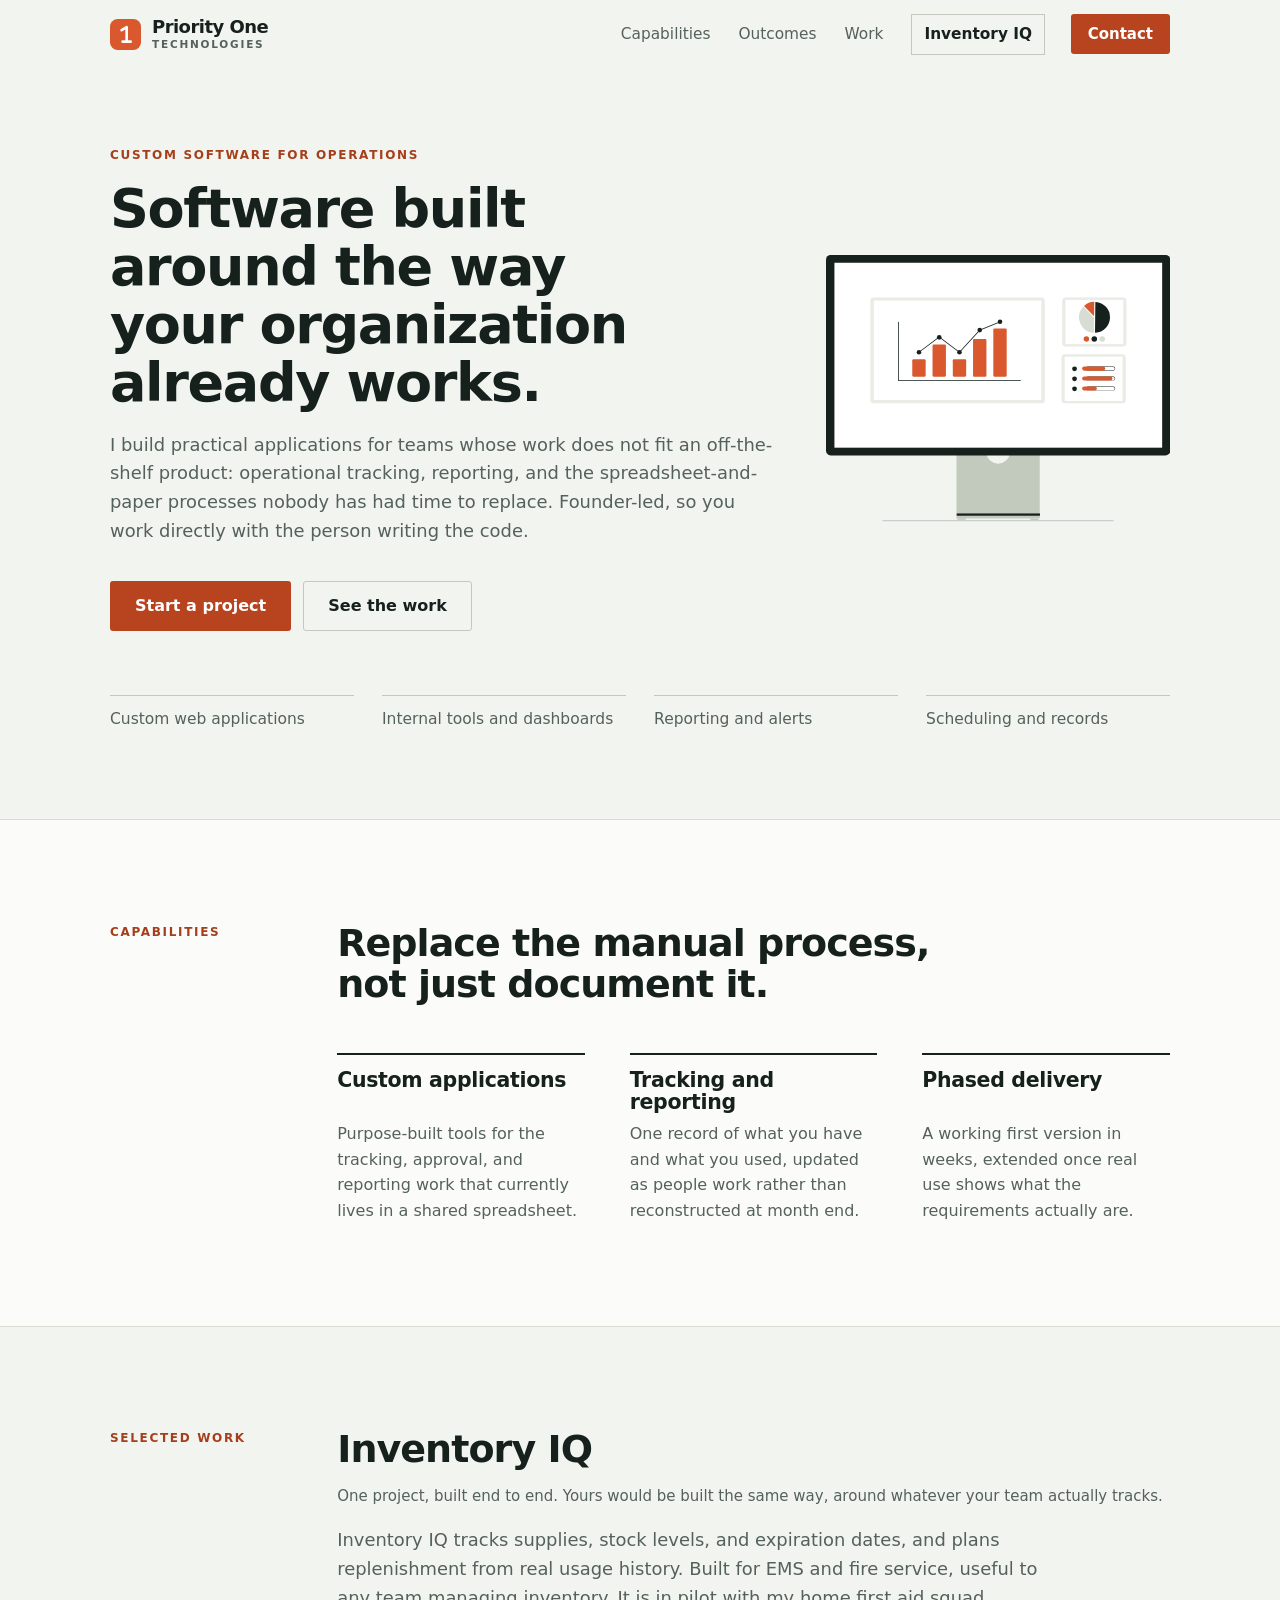
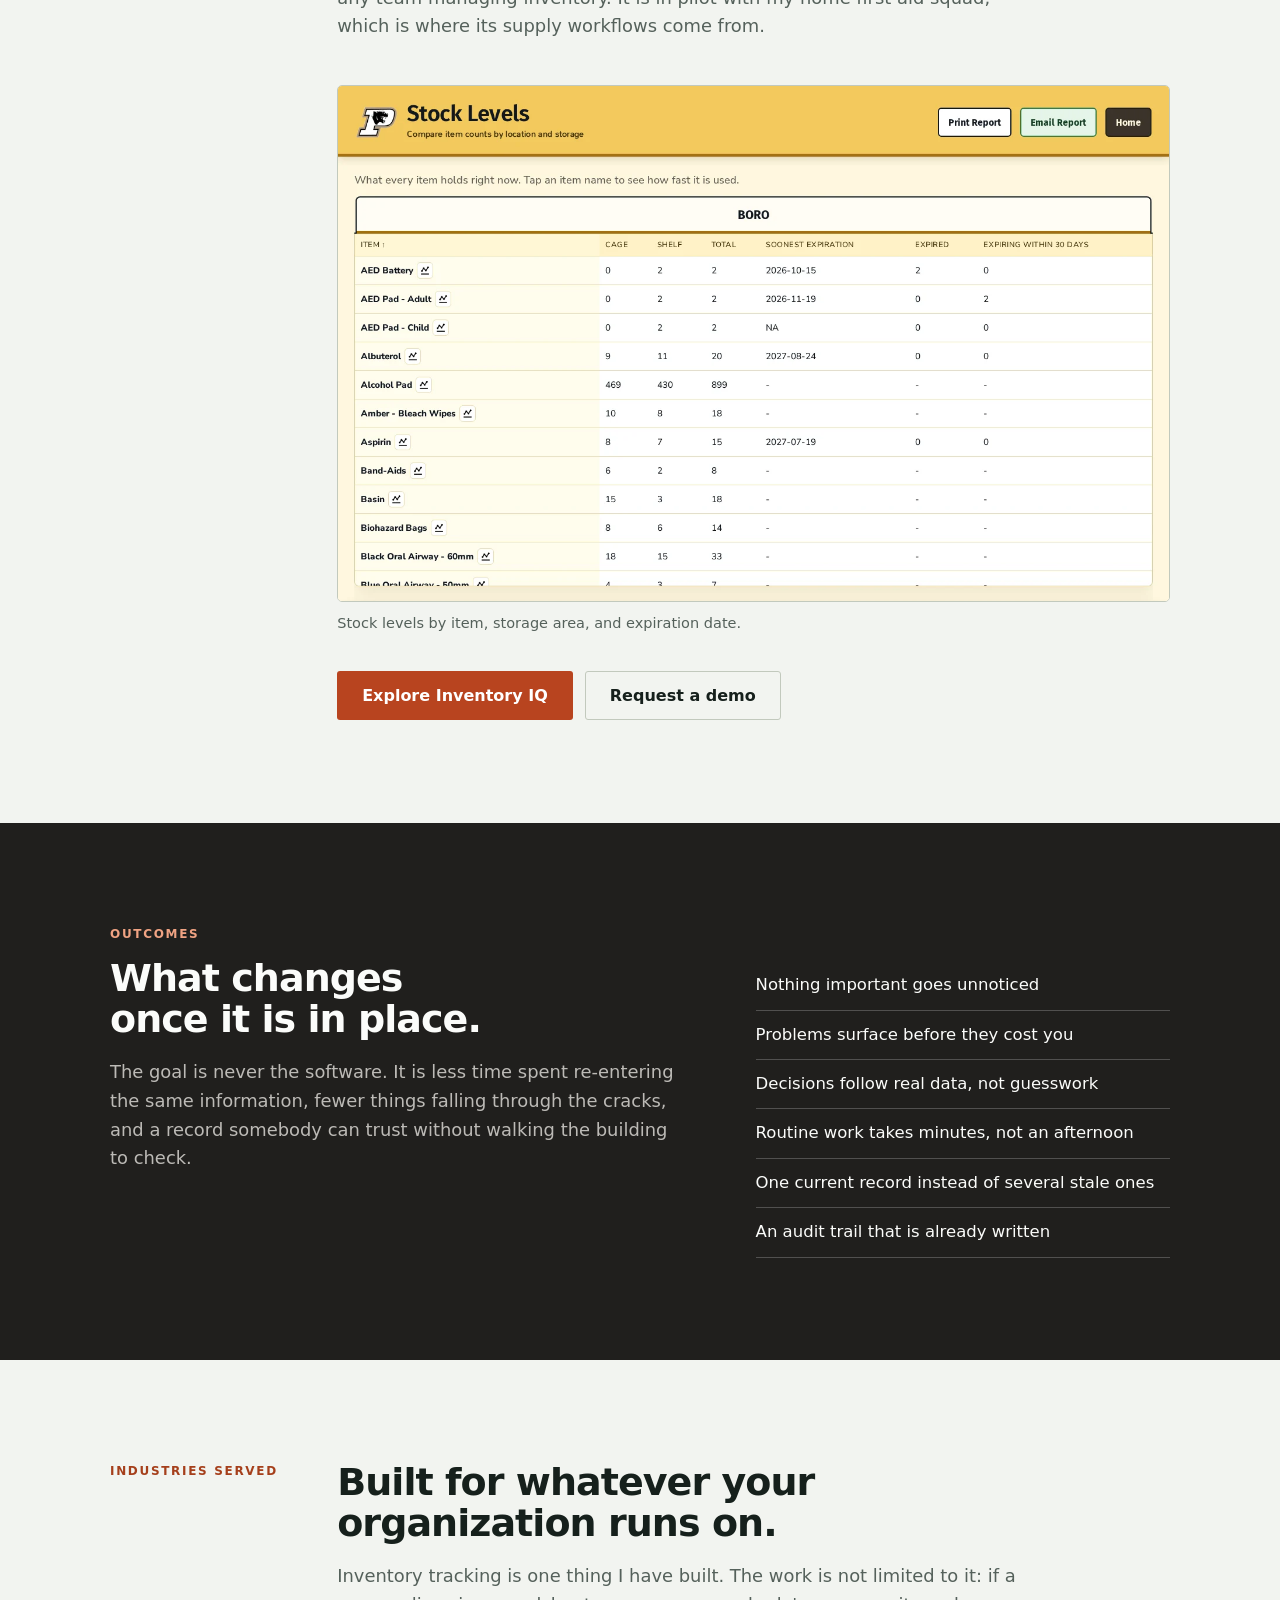
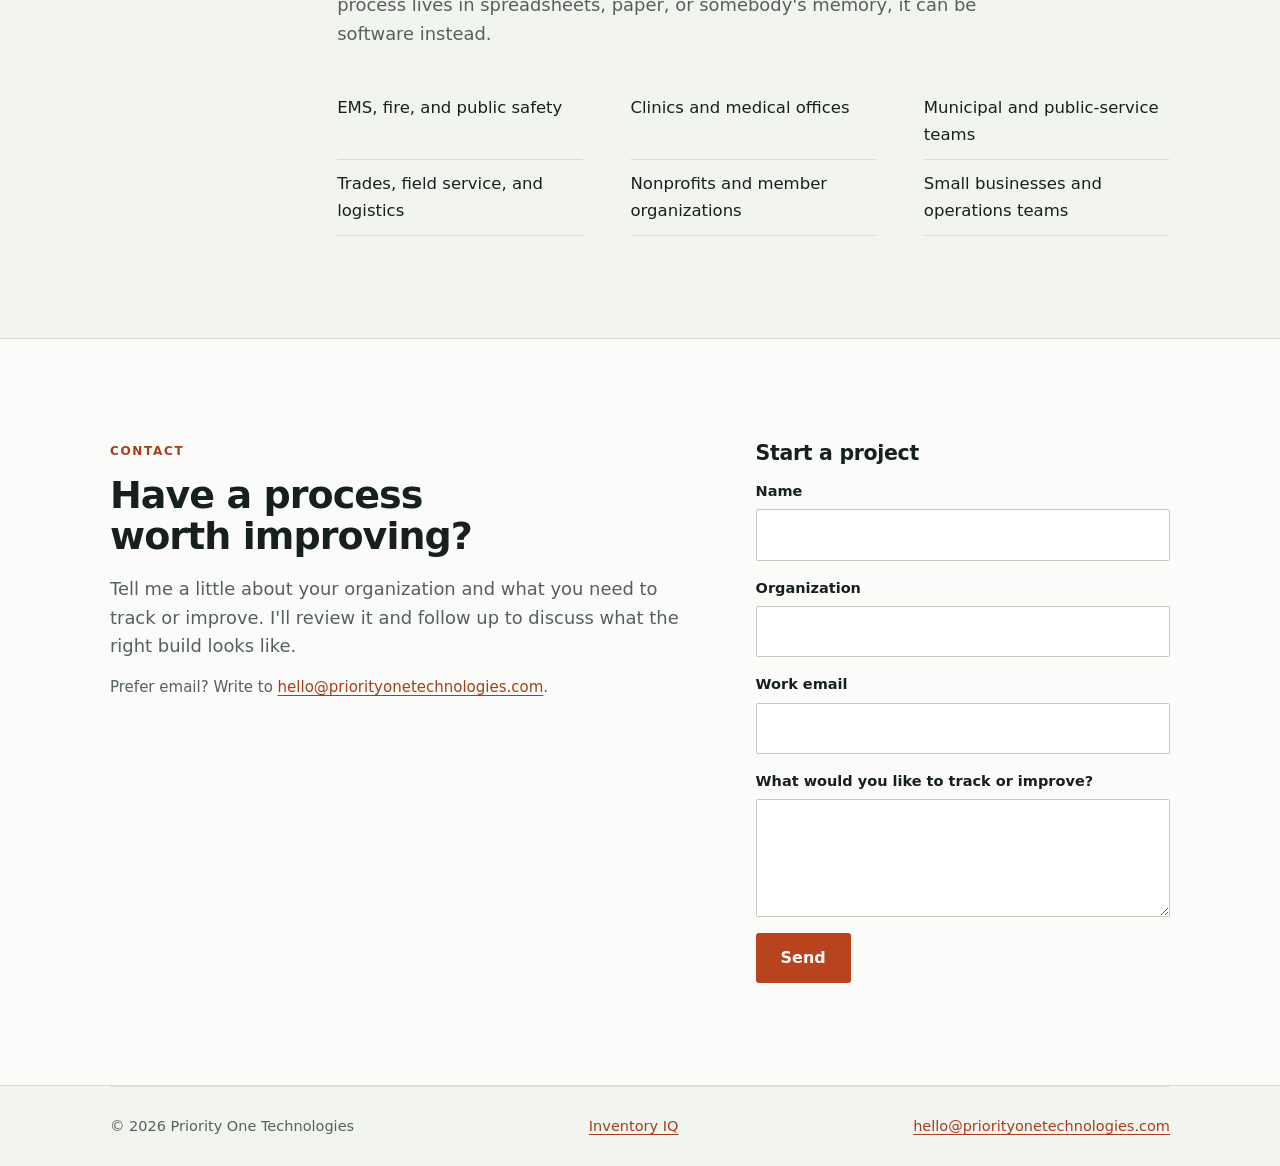
<file: index.html>
<!doctype html>
<html lang="en">
<head>
<meta charset="utf-8">
<meta name="viewport" content="width=device-width, initial-scale=1">
<meta http-equiv="Content-Security-Policy" content="default-src 'self'; script-src 'self' 'unsafe-inline' https://static.cloudflareinsights.com; style-src 'self' https://fonts.googleapis.com; font-src 'self' https://fonts.gstatic.com; img-src 'self' data:; connect-src 'self' https://formspree.io https://cloudflareinsights.com; form-action 'self' https://formspree.io; object-src 'none'; base-uri 'self'; frame-ancestors 'none'">
<meta name="referrer" content="strict-origin-when-cross-origin">
<title>Priority One Technologies | Custom Software for Operations</title>
<meta name="description" content="Priority One Technologies builds custom web applications, internal tools, reporting, and tracking software for teams whose work does not fit an off-the-shelf product. Inventory IQ is one of those projects.">
<link rel="canonical" href="https://priorityonetechnologies.com/">
<meta property="og:type" content="website">
<meta property="og:site_name" content="Priority One Technologies">
<meta property="og:title" content="Priority One Technologies | Custom Software for Operations">
<meta property="og:description" content="Priority One Technologies builds custom web applications, internal tools, reporting, and tracking software for teams whose work does not fit an off-the-shelf product. Inventory IQ is one of those projects.">
<meta property="og:url" content="https://priorityonetechnologies.com/">
<meta property="og:image" content="https://priorityonetechnologies.com/og-image.png">
<meta property="og:image:alt" content="Priority One Technologies">
<meta name="twitter:card" content="summary_large_image">
<meta name="twitter:title" content="Priority One Technologies | Custom Software for Operations">
<meta name="twitter:description" content="Priority One Technologies builds custom web applications, internal tools, reporting, and tracking software for teams whose work does not fit an off-the-shelf product. Inventory IQ is one of those projects.">
<meta name="twitter:image" content="https://priorityonetechnologies.com/og-image.png">
<meta name="twitter:image:alt" content="Priority One Technologies">
<link rel="icon" type="image/png" href="favicon.png">
<link rel="preconnect" href="https://fonts.googleapis.com">
<link rel="preconnect" href="https://fonts.gstatic.com" crossorigin>
<link rel="stylesheet" href="https://fonts.googleapis.com/css2?family=Archivo:wght@600;700;800&family=Work+Sans:wght@400;500;600;700&display=swap">
<link rel="stylesheet" href="style.css">
<script type="application/ld+json">
{
  "@context": "https://schema.org",
  "@type": "Organization",
  "name": "Priority One Technologies",
  "url": "https://priorityonetechnologies.com/",
  "logo": "https://priorityonetechnologies.com/favicon.png",
  "email": "hello@priorityonetechnologies.com",
  "areaServed": [
    {"@type": "AdministrativeArea", "name": "New Jersey"},
    {"@type": "AdministrativeArea", "name": "New York"},
    {"@type": "AdministrativeArea", "name": "Pennsylvania"},
    {"@type": "AdministrativeArea", "name": "Connecticut"},
    {"@type": "Country", "name": "United States"}
  ],
  "description": "Priority One Technologies builds Inventory IQ, inventory tracking software for teams that manage physical supplies, and custom software and data tools for operational workflows.",
  "makesOffer": {
    "@type": "Offer",
    "itemOffered": {
      "@type": "SoftwareApplication",
      "name": "Inventory IQ",
      "url": "https://priorityonetechnologies.com/iiq/",
      "applicationCategory": "BusinessApplication"
    }
  }
}
</script>
</head>
<body>
<a class="visually-hidden" href="#main">Skip to main content</a>

<header class="site-head" id="siteHead">
  <div class="wrap">
    <nav class="bar" aria-label="Primary">
      <a class="brand" href="./" aria-label="Priority One Technologies home">
        <svg width="31" height="31" viewBox="0 0 32 32" aria-hidden="true"><rect width="32" height="32" rx="8" fill="#d9582e"/><path d="M12 11.6 17.2 8.4V23.3" stroke="#fff" stroke-width="2.7" stroke-linecap="round" stroke-linejoin="round" fill="none"/><path d="M13.1 23.4h8.2" stroke="#fff" stroke-width="2.7" stroke-linecap="round"/></svg>
        <span>
          <span class="brand-name">Priority One</span>
          <span class="brand-sub">Technologies</span>
        </span>
      </a>
      <div class="site-nav">
        <a href="#capabilities">Capabilities</a>
        <a href="#outcomes">Outcomes</a>
        <a href="#work">Work</a>
        <a class="nav-product" href="iiq/">Inventory IQ</a>
      </div>
      <a class="btn sm" href="#contact">Contact</a>
    </nav>
  </div>
</header>

<main id="main">
  <div class="wrap">
    <section class="home-hero">
      <div class="hero-top">
        <div class="hero-copy">
          <p class="eyebrow">Custom software for operations</p>
          <h1>Software built around the way your organization already works.</h1>
          <p class="lede">I build practical applications for teams whose work does not fit an off-the-shelf product: operational tracking, reporting, and the spreadsheet-and-paper processes nobody has had time to replace. Founder-led, so you work directly with the person writing the code.</p>
          <div class="actions">
            <a class="btn" href="#contact">Start a project</a>
            <a class="btn quiet" href="#work">See the work</a>
          </div>
        </div>
        <svg class="hero-art" viewBox="0 0 799.031 618.114" role="img" aria-label="An application dashboard showing charts and a usage trend line.">
          <g id="Group_212" data-name="Group 212" transform="translate(-560 -231)">
    <path id="Path_782-251" data-name="Path 782" d="M15.18,488.763c0,.872.478,1.573,1.073,1.573h535.1c.6,0,1.073-.7,1.073-1.573s-.478-1.573-1.073-1.573H16.253C15.658,487.191,15.18,487.891,15.18,488.763Z" transform="translate(675.479 358.778)" fill="#ccc"/>
    <rect id="Rectangle_253" data-name="Rectangle 253" width="19.105" height="3.371" transform="translate(865.162 842.354)" fill="#c2c9bd"/>
    <rect id="Rectangle_254" data-name="Rectangle 254" width="19.105" height="3.371" transform="translate(1034.295 842.916)" fill="#c2c9bd"/>
    <path id="Path_783-252" data-name="Path 783" d="M352.955,370.945a27.529,27.529,0,0,1-54.321,0H229.146V521.536h193.3V370.945H352.955Z" transform="translate(633.72 321.38)" fill="#c2c9bd"/>
    <rect id="Rectangle_255" data-name="Rectangle 255" width="193.296" height="5.242" transform="translate(863.43 830.985)" fill="#16201c"/>
    <path id="Path_784-253" data-name="Path 784" d="M788.255,487.17H10.776A10.788,10.788,0,0,1,0,476.394V32.688A10.788,10.788,0,0,1,10.776,21.911H788.255a10.789,10.789,0,0,1,10.776,10.776V476.394a10.789,10.789,0,0,1-10.776,10.776Z" transform="translate(560 209.089)" fill="#16201c"/>
    <rect id="Rectangle_256" data-name="Rectangle 256" width="760.822" height="429.297" transform="translate(579.547 248.98)" fill="#fff"/>
    <g id="Group_209" data-name="Group 209" transform="translate(662.881 329.557)">
      <rect id="Rectangle_774" data-name="Rectangle 774" width="149.174" height="113.965" rx="8" transform="translate(445.471)" fill="#e9ece5"/>
      <rect id="Rectangle_775" data-name="Rectangle 775" width="134.349" height="102.639" transform="translate(452.884 5.664)" fill="#fff"/>
      <path id="Path_3446-254" data-name="Path 3446" d="M693.4,297.7h.053a35.82,35.82,0,0,0,.8-71.491.817.817,0,0,0-.618.214.809.809,0,0,0-.264.592l-.783,69.859a.82.82,0,0,0,.811.827Z" transform="translate(-170.983 -215.901)" fill="#16201c"/>
      <path id="Path_3447-255" data-name="Path 3447" d="M666.346,237.433a1.055,1.055,0,0,1,.74.316l24.049,24.595a1.043,1.043,0,0,1,.3.746l-.375,33.428a1.04,1.04,0,0,1-.34.761,1.056,1.056,0,0,1-.794.276,36.054,36.054,0,0,1-24.382-59.764,1.056,1.056,0,0,1,.762-.357Z" transform="translate(-172.021 -215.577)" fill="#d8ddd4"/>
      <path id="Path_3448-256" data-name="Path 3448" d="M690.469,225.927a1.059,1.059,0,0,1,.72.294,1.04,1.04,0,0,1,.323.769l-.338,30.16a1.05,1.05,0,0,1-1.8.722l-20.986-21.462a1.052,1.052,0,0,1,.057-1.524,36.13,36.13,0,0,1,21.961-8.959Z" transform="translate(-171.689 -215.909)" fill="#D9582E"/>
      <path id="Path_3449-257" data-name="Path 3449" d="M679.694,309.958a6.434,6.434,0,1,1-6.361-6.505,6.434,6.434,0,0,1,6.361,6.505Z" transform="translate(-171.725 -213.675)" fill="#D9582E"/>
      <path id="Path_3450-258" data-name="Path 3450" d="M697.56,310.158a6.434,6.434,0,1,1-6.361-6.505A6.434,6.434,0,0,1,697.56,310.158Z" transform="translate(-171.21 -213.669)" fill="#16201c"/>
      <path id="Path_3451-259" data-name="Path 3451" d="M715.426,310.358a6.434,6.434,0,1,1-6.361-6.505A6.434,6.434,0,0,1,715.426,310.358Z" transform="translate(-170.696 -213.664)" fill="#d8ddd4"/>
      <rect id="Rectangle_776" data-name="Rectangle 776" width="149.174" height="113.965" rx="8" transform="translate(443.901 131.901)" fill="#e9ece5"/>
      <rect id="Rectangle_777" data-name="Rectangle 777" width="134.349" height="102.639" transform="translate(451.313 137.565)" fill="#fff"/>
      <circle id="Ellipse_536" data-name="Ellipse 536" cx="5.578" cy="5.578" r="5.578" transform="translate(468.53 160.142)" fill="#16201c"/>
      <path id="Path_3452-260" data-name="Path 3452" d="M735.314,373.075a3.783,3.783,0,0,1,0,7.566H676.645a3.783,3.783,0,0,1,0-7.566h58.669m0-.927H676.645a4.71,4.71,0,1,0,0,9.419h58.669a4.71,4.71,0,1,0,0-9.419Z" transform="translate(-171.578 -211.696)" fill="#16201c"/>
      <path id="Path_3453-261" data-name="Path 3453" d="M712.406,381.568H668.241a4.71,4.71,0,0,1,0-9.419h44.165a4.71,4.71,0,0,1,0,9.419Z" transform="translate(-171.82 -211.696)" fill="#D9582E"/>
      <circle id="Ellipse_537" data-name="Ellipse 537" cx="5.578" cy="5.578" r="5.578" transform="translate(468.53 183.306)" fill="#16201c"/>
      <path id="Path_3454-262" data-name="Path 3454" d="M735.314,395.59a3.783,3.783,0,0,1,0,7.566H676.645a3.783,3.783,0,0,1,0-7.566h58.669m0-.927H676.645a4.71,4.71,0,0,0,0,9.419h58.669a4.71,4.71,0,1,0,0-9.419Z" transform="translate(-171.578 -211.047)" fill="#16201c"/>
      <path id="Path_3455-263" data-name="Path 3455" d="M729.084,404.083H668.241a4.71,4.71,0,0,1,0-9.419h60.843a4.71,4.71,0,0,1,0,9.419Z" transform="translate(-171.82 -211.047)" fill="#D9582E"/>
      <circle id="Ellipse_538" data-name="Ellipse 538" cx="5.578" cy="5.578" r="5.578" transform="translate(468.53 206.469)" fill="#16201c"/>
      <path id="Path_3456-264" data-name="Path 3456" d="M735.314,418.105a3.783,3.783,0,0,1,0,7.566H676.645a3.783,3.783,0,0,1,0-7.566h58.669m0-.927H676.645a4.71,4.71,0,0,0,0,9.419h58.669a4.71,4.71,0,1,0,0-9.419Z" transform="translate(-171.578 -210.398)" fill="#16201c"/>
      <path id="Path_3457-265" data-name="Path 3457" d="M692.949,426.6H668.241a4.71,4.71,0,0,1,0-9.419h24.708a4.71,4.71,0,0,1,0,9.419Z" transform="translate(-171.82 -210.398)" fill="#D9582E"/>
      <rect id="Rectangle_778" data-name="Rectangle 778" width="405.085" height="245.866" rx="8" fill="#e9ece5"/>
      <rect id="Rectangle_779" data-name="Rectangle 779" width="388.981" height="230.626" transform="translate(8.052 7.341)" fill="#fff"/>
      <path id="Path_3458-266" data-name="Path 3458" d="M532.581,408.413H249.021a.887.887,0,0,1-.887-.887V271.616a.887.887,0,1,1,1.775,0V406.639H532.581a.887.887,0,0,1,0,1.775Z" transform="translate(-183.789 -214.618)" fill="#16201c"/>
      <path id="Path_3459-267" data-name="Path 3459" d="M308.68,396.212H282.889a2.637,2.637,0,0,1-2.634-2.634V358.025a2.637,2.637,0,0,1,2.634-2.634H308.68a2.637,2.637,0,0,1,2.634,2.634v35.553A2.637,2.637,0,0,1,308.68,396.212Z" transform="translate(-182.864 -212.178)" fill="#D9582E"/>
      <path id="Path_3460-268" data-name="Path 3460" d="M354.4,397.157H328.6a2.637,2.637,0,0,1-2.634-2.634V325.248a2.637,2.637,0,0,1,2.634-2.634H354.4a2.637,2.637,0,0,1,2.634,2.634v69.275A2.637,2.637,0,0,1,354.4,397.157Z" transform="translate(-181.546 -213.123)" fill="#D9582E"/>
      <path id="Path_3461-269" data-name="Path 3461" d="M400.111,396.212H374.32a2.637,2.637,0,0,1-2.634-2.634V358.025a2.637,2.637,0,0,1,2.634-2.634h25.791a2.637,2.637,0,0,1,2.634,2.634v35.553a2.637,2.637,0,0,1-2.634,2.634Z" transform="translate(-180.229 -212.178)" fill="#D9582E"/>
      <path id="Path_3462-270" data-name="Path 3462" d="M445.827,397.53H420.036a2.58,2.58,0,0,1-2.634-2.515V312.19a2.58,2.58,0,0,1,2.634-2.515h25.791a2.58,2.58,0,0,1,2.634,2.515v82.824a2.58,2.58,0,0,1-2.634,2.515Z" transform="translate(-178.912 -213.496)" fill="#D9582E"/>
      <path id="Path_3463-271" data-name="Path 3463" d="M491.542,398.2H465.751a2.637,2.637,0,0,1-2.634-2.634V289.021a2.637,2.637,0,0,1,2.634-2.634h25.791a2.637,2.637,0,0,1,2.634,2.634V395.567A2.637,2.637,0,0,1,491.542,398.2Z" transform="translate(-177.595 -214.167)" fill="#D9582E"/>
      <circle id="Ellipse_539" data-name="Ellipse 539" cx="5.324" cy="5.324" r="5.324" transform="translate(107.596 121.914)" fill="#16201c"/>
      <circle id="Ellipse_540" data-name="Ellipse 540" cx="5.324" cy="5.324" r="5.324" transform="translate(154.629 87.306)" fill="#16201c"/>
      <circle id="Ellipse_541" data-name="Ellipse 541" cx="5.324" cy="5.324" r="5.324" transform="translate(201.662 121.914)" fill="#16201c"/>
      <circle id="Ellipse_542" data-name="Ellipse 542" cx="5.324" cy="5.324" r="5.324" transform="translate(248.695 70.445)" fill="#16201c"/>
      <circle id="Ellipse_543" data-name="Ellipse 543" cx="5.324" cy="5.324" r="5.324" transform="translate(295.728 50.921)" fill="#16201c"/>
      <path id="Path_3464-272" data-name="Path 3464" d="M260.816,208.773l-47.144-35.312-46.5,34.829-1.064-1.42,47.565-35.628,46.92,35.144,46.627-51.024.186-.076,47.033-18.95.664,1.646-46.846,18.875Z" transform="translate(-53.717 -80.341)" fill="#16201c"/>
    </g>
  </g>
        </svg>
      </div>
      <ul class="hero-strip">
        <li>Custom web applications</li>
        <li>Internal tools and dashboards</li>
        <li>Reporting and alerts</li>
        <li>Scheduling and records</li>
      </ul>
    </section>
  </div>

  <div class="band band-lift" id="capabilities">
    <div class="wrap rail">
      <div class="label">
        <p class="eyebrow">Capabilities</p>
      </div>
      <div class="body">
        <h2>Replace the manual process, not just document it.</h2>
        <ul class="points">
          <li>
            <h3>Custom applications</h3>
            <p>Purpose-built tools for the tracking, approval, and reporting work that currently lives in a shared spreadsheet.</p>
          </li>
          <li>
            <h3>Tracking and reporting</h3>
            <p>One record of what you have and what you used, updated as people work rather than reconstructed at month end.</p>
          </li>
          <li>
            <h3>Phased delivery</h3>
            <p>A working first version in weeks, extended once real use shows what the requirements actually are.</p>
          </li>
        </ul>
      </div>
    </div>
  </div>

  <div class="wrap">
    <section class="band" id="work">
      <div class="rail">
        <div class="label">
          <p class="eyebrow">Selected work</p>
        </div>
        <div class="body">
          <h2>Inventory IQ</h2>
          <p class="note">One project, built end to end. Yours would be built the same way, around whatever your team actually tracks.</p>
          <p class="lede">Inventory IQ tracks supplies, stock levels, and expiration dates, and plans replenishment from real usage history. Built for EMS and fire service, useful to any team managing inventory. It is in pilot with my home first aid squad, which is where its supply workflows come from.</p>
          <figure class="shot zoomable">
            <img src="images/iiq-levels.webp" alt="The Inventory IQ stock levels screen, listing items with counts per storage area, a total, the soonest expiration date, and counts of expired and soon-to-expire units." width="1424" height="884" loading="lazy">
            <figcaption>Stock levels by item, storage area, and expiration date.</figcaption>
          </figure>
          <div class="actions">
            <a class="btn" href="iiq/">Explore Inventory IQ</a>
            <a class="btn quiet" href="iiq/#demo">Request a demo</a>
          </div>
        </div>
      </div>
    </section>
  </div>

  <div class="band band-dark" id="outcomes">
    <div class="wrap split">
      <div class="lead">
        <p class="eyebrow">Outcomes</p>
        <h2>What changes once it is in place.</h2>
        <p class="lede">The goal is never the software. It is less time spent re-entering the same information, fewer things falling through the cracks, and a record somebody can trust without walking the building to check.</p>
      </div>
      <div class="aside">
        <ul class="audience">
          <li>Nothing important goes unnoticed</li>
          <li>Problems surface before they cost you</li>
          <li>Decisions follow real data, not guesswork</li>
          <li>Routine work takes minutes, not an afternoon</li>
          <li>One current record instead of several stale ones</li>
          <li>An audit trail that is already written</li>
        </ul>
      </div>
    </div>
  </div>

  <div class="wrap">
    <section class="band" id="who">
      <div class="rail">
        <div class="label">
          <p class="eyebrow">Industries served</p>
        </div>
        <div class="body">
          <h2>Built for whatever your organization runs on.</h2>
          <p class="lede">Inventory tracking is one thing I have built. The work is not limited to it: if a process lives in spreadsheets, paper, or somebody's memory, it can be software instead.</p>
          <ul class="audience">
            <li>EMS, fire, and public safety</li>
            <li>Clinics and medical offices</li>
            <li>Municipal and public-service teams</li>
            <li>Trades, field service, and logistics</li>
            <li>Nonprofits and member organizations</li>
            <li>Small businesses and operations teams</li>
          </ul>
        </div>
      </div>
    </section>
  </div>

  <div class="wrap">
  </div>

  <div class="band band-lift" id="contact">
    <div class="wrap split">
      <div class="lead contact-head">
        <p class="eyebrow">Contact</p>
        <h2>Have a process worth improving?</h2>
        <p class="lede">Tell me a little about your organization and what you need to track or improve. I'll review it and follow up to discuss what the right build looks like.</p>
        <p class="note">Prefer email? Write to <a href="mailto:hello@priorityonetechnologies.com">hello@priorityonetechnologies.com</a>.</p>
      </div>
      <form class="contact-form aside" id="contactForm" method="POST" novalidate>
        <h3>Start a project</h3>
        <label class="field">
          <span>Name</span>
          <input type="text" id="contactName" name="name" autocomplete="name">
        </label>
        <label class="field">
          <span>Organization</span>
          <input type="text" id="contactOrg" name="organization" autocomplete="organization">
        </label>
        <label class="field">
          <span>Work email</span>
          <input type="email" id="contactEmail" name="email" autocomplete="email" required>
        </label>
        <label class="field">
          <span>What would you like to track or improve?</span>
          <textarea id="contactMessage" name="message" required></textarea>
        </label>
        <input type="text" name="_gotcha" tabindex="-1" autocomplete="off" aria-hidden="true" hidden>
        <p class="form-status" id="formStatus" role="status" aria-live="polite" hidden></p>
        <button class="btn send" type="submit">Send</button>
      </form>
    </div>
  </div>
</main>

<div class="wrap">
  <footer class="site-foot">
    <div>&copy; 2026 Priority One Technologies</div>
    <div><a href="iiq/">Inventory IQ</a></div>
    <div><a href="mailto:hello@priorityonetechnologies.com">hello@priorityonetechnologies.com</a></div>
  </footer>
</div>

<script src="script.js"></script>
</body>
</html>
</file>
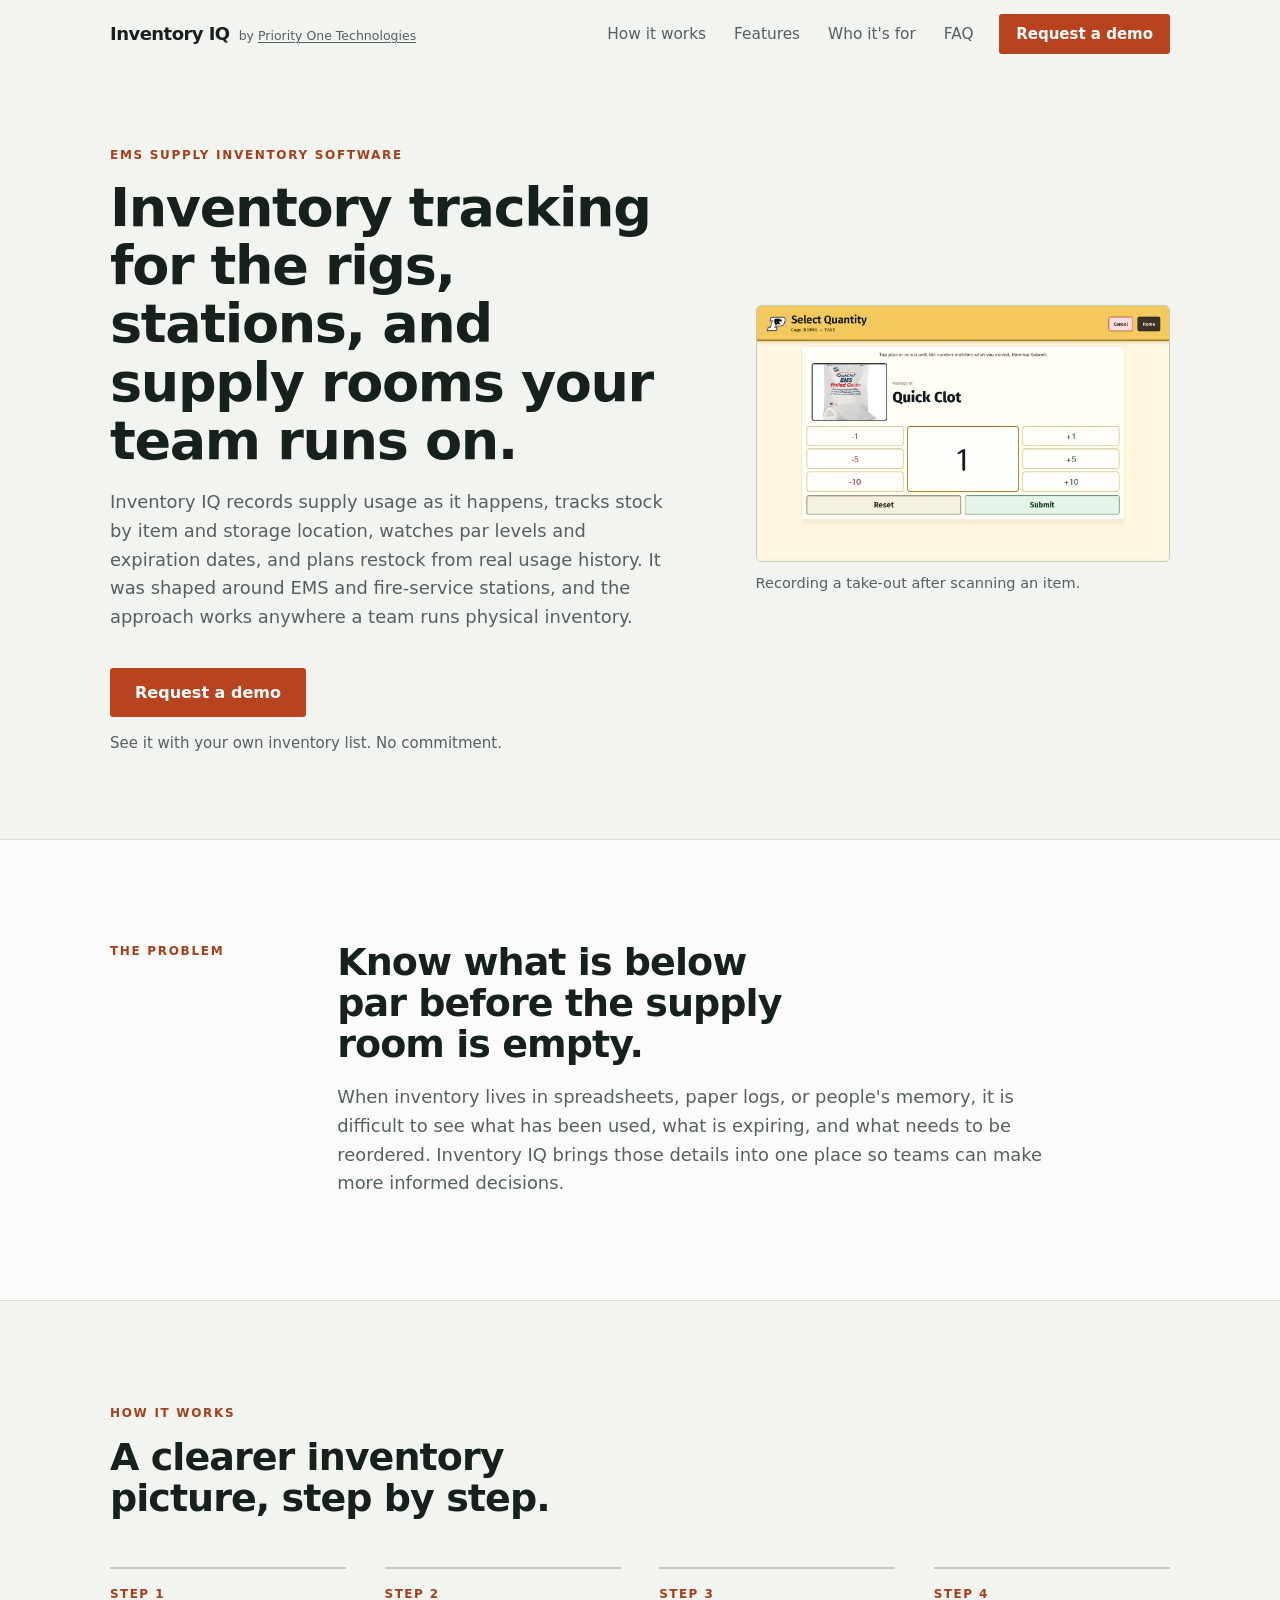
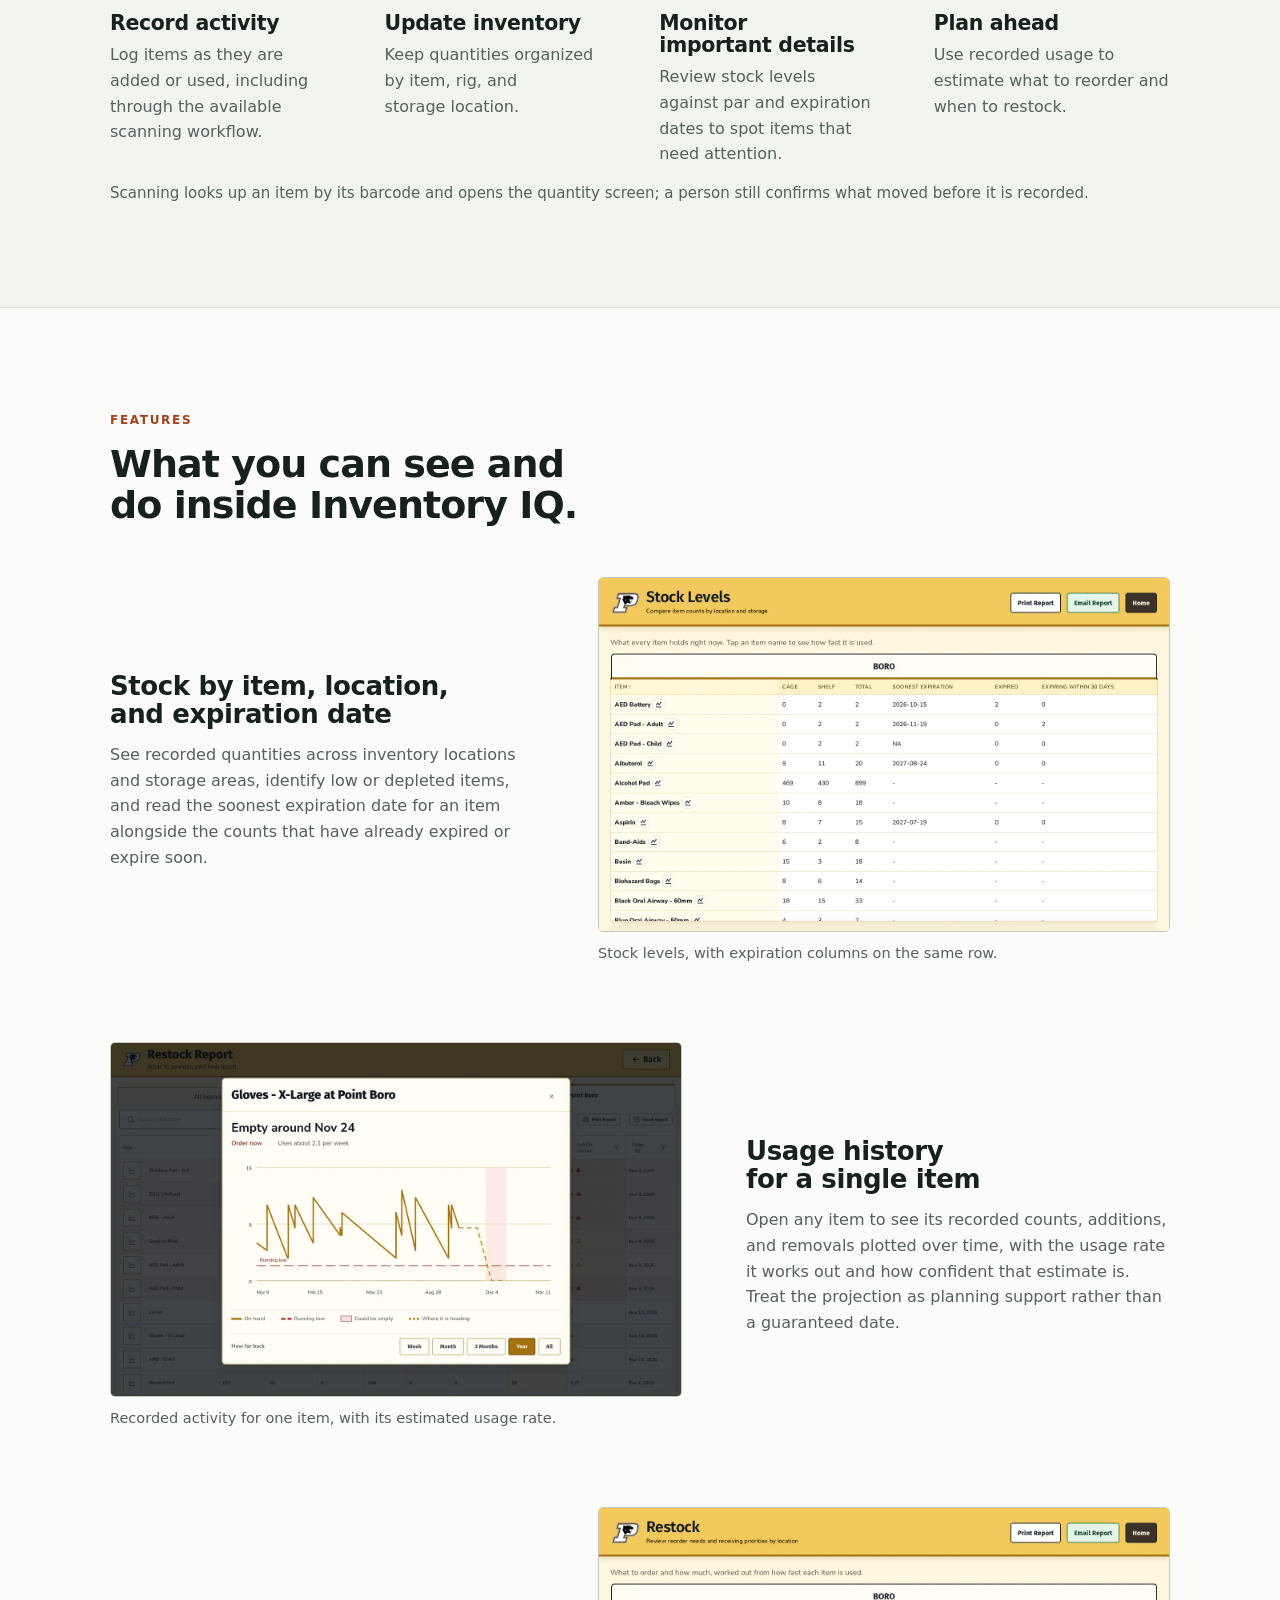
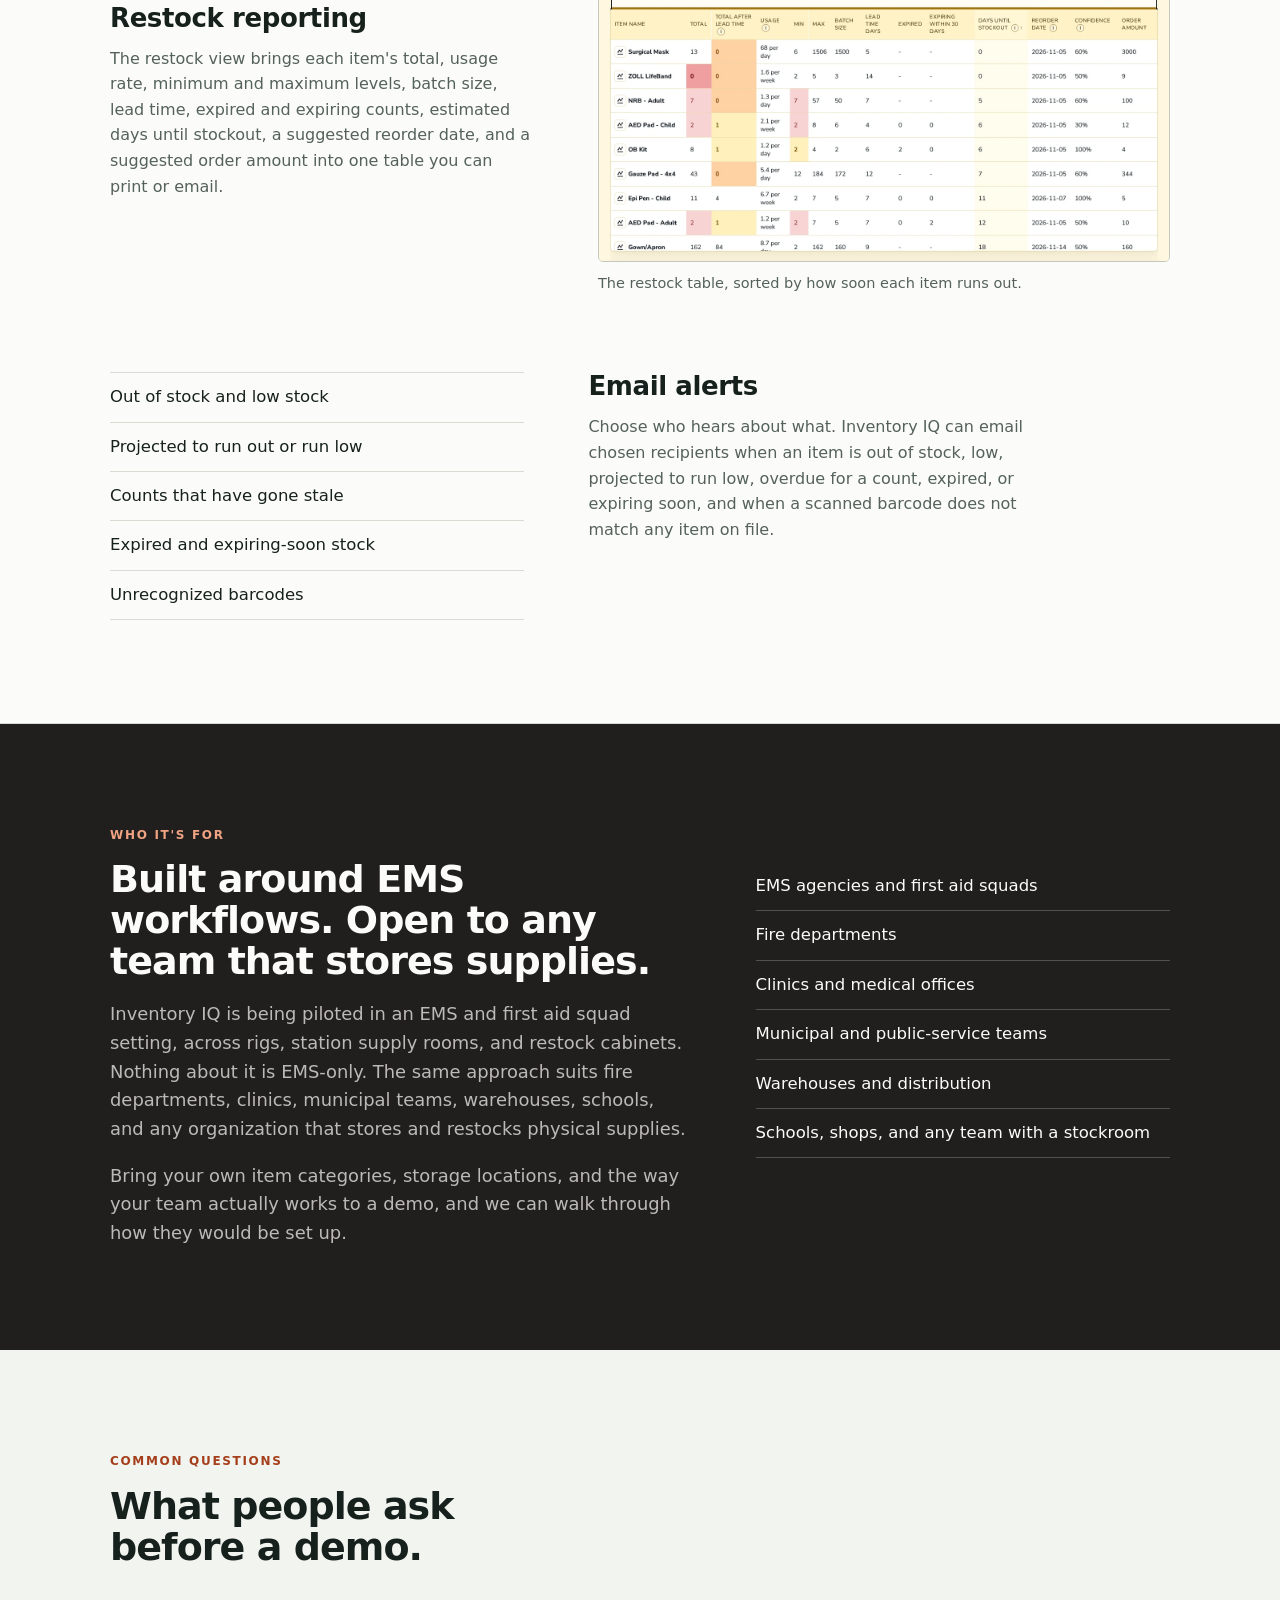
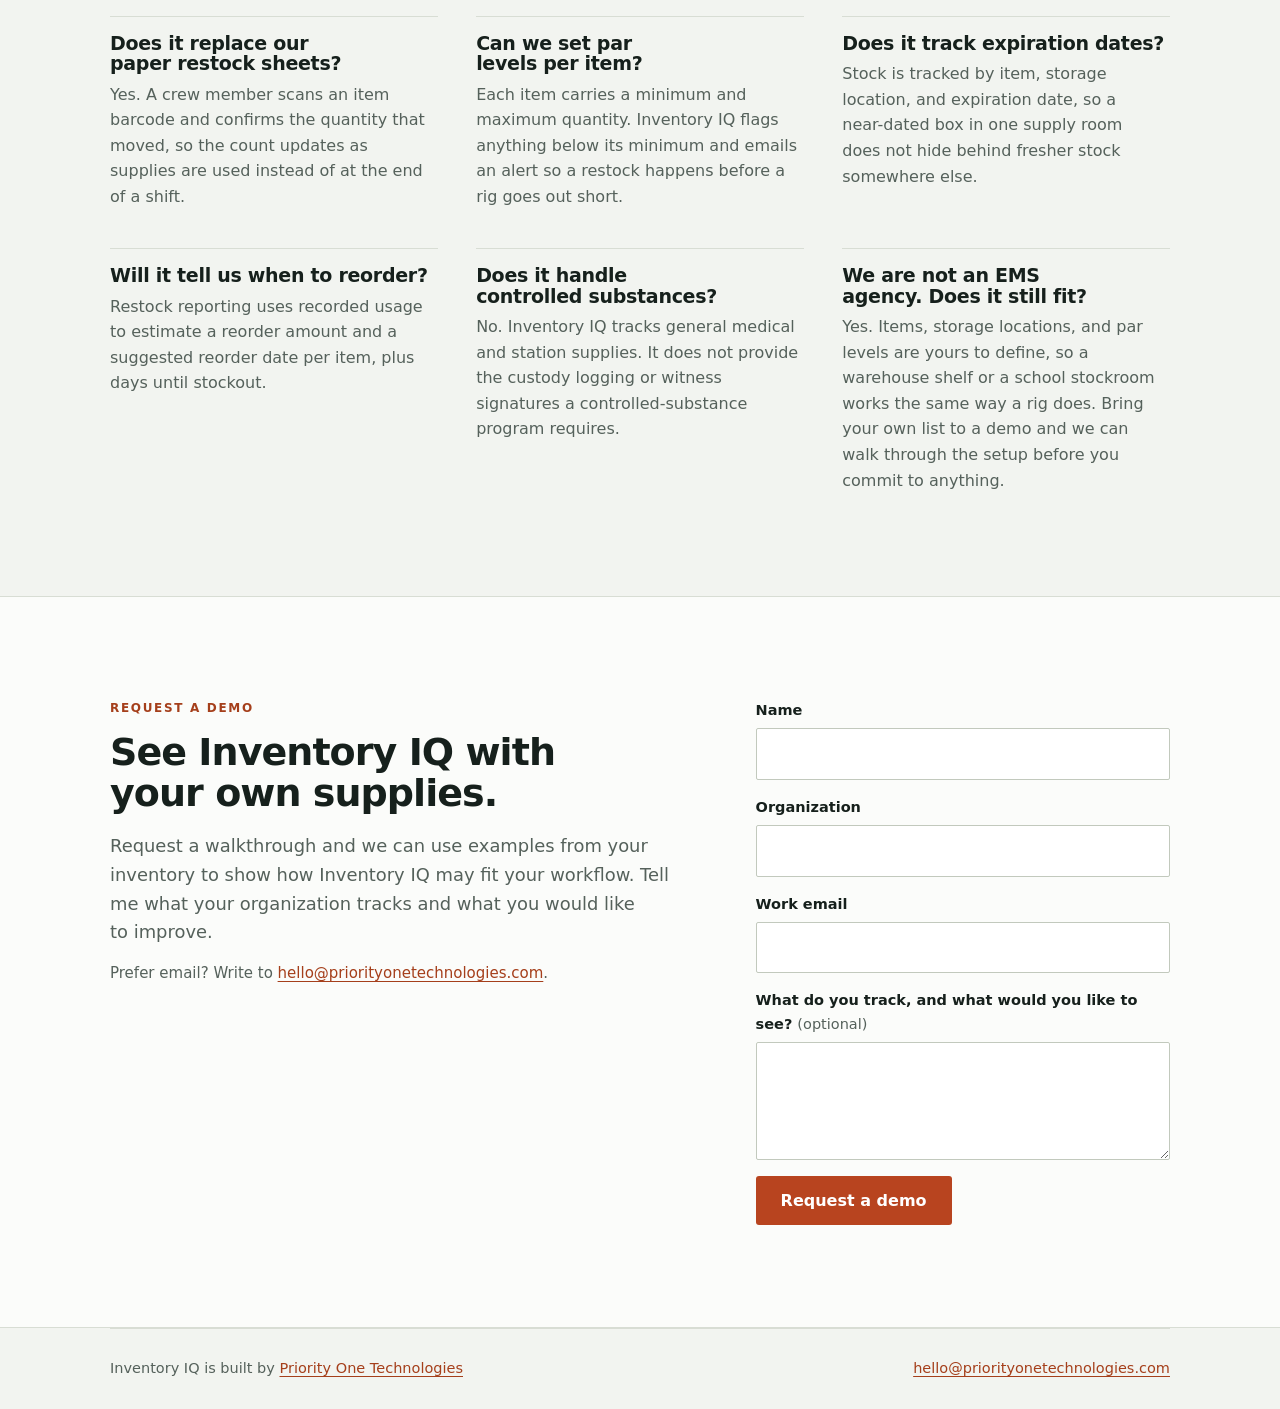
<file: iiq/index.html>
<!doctype html>
<html lang="en">
<head>
<meta charset="utf-8">
<meta name="viewport" content="width=device-width, initial-scale=1">
<meta http-equiv="Content-Security-Policy" content="default-src 'self'; script-src 'self' 'unsafe-inline' https://static.cloudflareinsights.com; style-src 'self' https://fonts.googleapis.com; font-src 'self' https://fonts.gstatic.com; img-src 'self' data:; connect-src 'self' https://formspree.io https://cloudflareinsights.com; form-action 'self' https://formspree.io; object-src 'none'; base-uri 'self'; frame-ancestors 'none'">
<meta name="referrer" content="strict-origin-when-cross-origin">
<title>EMS Supply Inventory Tracking Software | Inventory IQ</title>
<meta name="description" content="Track EMS supplies by rig, station, and supply room. Scan to record usage, watch par levels, flag expiring stock, and plan restock from real usage history.">
<link rel="canonical" href="https://priorityonetechnologies.com/iiq/">
<meta property="og:type" content="website">
<meta property="og:site_name" content="Priority One Technologies">
<meta property="og:title" content="EMS Supply Inventory Tracking Software | Inventory IQ">
<meta property="og:description" content="Scan to record supply usage, see stock by rig and supply room, catch expiring items early, and plan restock from real usage history.">
<meta property="og:url" content="https://priorityonetechnologies.com/iiq/">
<meta property="og:image" content="https://priorityonetechnologies.com/iiq/og-image.png">
<meta property="og:image:alt" content="Inventory IQ by Priority One Technologies">
<meta name="twitter:card" content="summary_large_image">
<meta name="twitter:title" content="EMS Supply Inventory Tracking Software | Inventory IQ">
<meta name="twitter:description" content="Scan to record supply usage, see stock by rig and supply room, catch expiring items early, and plan restock from real usage history.">
<meta name="twitter:image" content="https://priorityonetechnologies.com/iiq/og-image.png">
<meta name="twitter:image:alt" content="Inventory IQ by Priority One Technologies">
<link rel="icon" type="image/png" href="../favicon.png">
<link rel="preconnect" href="https://fonts.googleapis.com">
<link rel="preconnect" href="https://fonts.gstatic.com" crossorigin>
<link rel="stylesheet" href="https://fonts.googleapis.com/css2?family=Archivo:wght@600;700;800&family=Work+Sans:wght@400;500;600;700&display=swap">
<link rel="stylesheet" href="../style.css">
<link rel="stylesheet" href="../product.css">
<script type="application/ld+json">
{
  "@context": "https://schema.org",
  "@type": "SoftwareApplication",
  "name": "Inventory IQ",
  "url": "https://priorityonetechnologies.com/iiq/",
  "applicationCategory": "BusinessApplication",
  "description": "Inventory IQ records supply usage, tracks stock by item and storage location, monitors expiration dates, and uses recorded usage history to help plan replenishment.",
  "featureList": [
    "Barcode lookup and quantity entry",
    "Stock levels by item and storage location",
    "Expiration tracking by item, location, and expiration date",
    "Usage history charts",
    "Restock reporting with estimated reorder amounts and dates",
    "Email alerts for low, out-of-stock, and expiring inventory"
  ],
  "publisher": {
    "@type": "Organization",
    "name": "Priority One Technologies",
    "url": "https://priorityonetechnologies.com/"
  }
}
</script>
<script type="application/ld+json">
{
  "@context": "https://schema.org",
  "@type": "FAQPage",
  "mainEntity": [
    {"@type": "Question", "name": "Does it replace our paper restock sheets?", "acceptedAnswer": {"@type": "Answer", "text": "Yes. A crew member scans an item barcode and confirms the quantity that moved, so the count updates as supplies are used instead of at the end of a shift."}},
    {"@type": "Question", "name": "Can we set par levels per item?", "acceptedAnswer": {"@type": "Answer", "text": "Each item carries a minimum and maximum quantity. Inventory IQ flags anything below its minimum and emails an alert so a restock happens before a rig goes out short."}},
    {"@type": "Question", "name": "Does it track expiration dates?", "acceptedAnswer": {"@type": "Answer", "text": "Stock is tracked by item, storage location, and expiration date, so a near-dated box in one supply room does not hide behind fresher stock somewhere else."}},
    {"@type": "Question", "name": "Will it tell us when to reorder?", "acceptedAnswer": {"@type": "Answer", "text": "Restock reporting uses recorded usage to estimate a reorder amount and a suggested reorder date per item, plus days until stockout."}},
    {"@type": "Question", "name": "Does it handle controlled substances?", "acceptedAnswer": {"@type": "Answer", "text": "No. Inventory IQ tracks general medical and station supplies. It does not provide the custody logging or witness signatures a controlled-substance program requires."}},
    {"@type": "Question", "name": "We are not an EMS agency. Does it still fit?", "acceptedAnswer": {"@type": "Answer", "text": "Yes. Items, storage locations, and par levels are yours to define, so a warehouse shelf or a school stockroom works the same way a rig does. Bring your own list to a demo and we can walk through the setup before you commit to anything."}}
  ]
}
</script>
<script type="application/ld+json">
{
  "@context": "https://schema.org",
  "@type": "BreadcrumbList",
  "itemListElement": [
    {"@type": "ListItem", "position": 1, "name": "Priority One Technologies", "item": "https://priorityonetechnologies.com/"},
    {"@type": "ListItem", "position": 2, "name": "Inventory IQ", "item": "https://priorityonetechnologies.com/iiq/"}
  ]
}
</script>
</head>
<body>
<a class="visually-hidden" href="#main">Skip to main content</a>

<header class="site-head" id="siteHead">
  <div class="wrap">
    <nav class="bar" aria-label="Primary">
      <span class="product-id">
        <a class="product-name" href="./">Inventory IQ</a>
        <span class="by">by <a href="../">Priority One Technologies</a></span>
      </span>
      <div class="site-nav">
        <a href="#how-it-works">How it works</a>
        <a href="#features">Features</a>
        <a href="#who-its-for">Who it's for</a>
        <a href="#faq">FAQ</a>
      </div>
      <a class="btn sm" href="#demo">Request a demo</a>
    </nav>
  </div>
</header>

<main id="main">
  <div class="wrap">
    <section class="product-hero split">
      <div class="lead">
        <p class="eyebrow">EMS supply inventory software</p>
        <h1>Inventory tracking for the rigs, stations, and supply rooms your team runs on.</h1>
        <p class="lede">Inventory IQ records supply usage as it happens, tracks stock by item and storage location, watches par levels and expiration dates, and plans restock from real usage history. It was shaped around EMS and fire-service stations, and the approach works anywhere a team runs physical inventory.</p>
        <div class="actions">
          <a class="btn" href="#demo">Request a demo</a>
        </div>
        <p class="note">See it with your own inventory list. No commitment.</p>
      </div>
      <figure class="shot aside zoomable">
        <img src="../images/iiq-scan.webp" alt="The Inventory IQ select-quantity screen after a barcode scan: a photo of QuikClot EMS rolled gauze, the quantity 1 between minus and plus buttons in steps of 1, 5 and 10, and reset and submit buttons." width="1424" height="884" fetchpriority="high">
        <figcaption>Recording a take-out after scanning an item.</figcaption>
      </figure>
    </section>
  </div>

  <div class="band band-lift">
    <div class="wrap rail">
      <div class="label">
        <p class="eyebrow">The problem</p>
      </div>
      <div class="body">
        <h2>Know what is below par before the supply room is empty.</h2>
        <p class="lede">When inventory lives in spreadsheets, paper logs, or people's memory, it is difficult to see what has been used, what is expiring, and what needs to be reordered. Inventory IQ brings those details into one place so teams can make more informed decisions.</p>
      </div>
    </div>
  </div>

  <div class="wrap">
    <section class="band" id="how-it-works">
      <p class="eyebrow">How it works</p>
      <h2>A clearer inventory picture, step by step.</h2>
      <ol class="steps">
        <li>
          <h3>Record activity</h3>
          <p>Log items as they are added or used, including through the available scanning workflow.</p>
        </li>
        <li>
          <h3>Update inventory</h3>
          <p>Keep quantities organized by item, rig, and storage location.</p>
        </li>
        <li>
          <h3>Monitor important details</h3>
          <p>Review stock levels against par and expiration dates to spot items that need attention.</p>
        </li>
        <li>
          <h3>Plan ahead</h3>
          <p>Use recorded usage to estimate what to reorder and when to restock.</p>
        </li>
      </ol>
      <p class="note">Scanning looks up an item by its barcode and opens the quantity screen; a person still confirms what moved before it is recorded.</p>
    </section>
  </div>

  <div class="band band-lift" id="features">
    <div class="wrap">
      <p class="eyebrow">Features</p>
      <h2>What you can see and do inside Inventory IQ.</h2>

      <div class="feature split">
        <div class="lead">
          <h3>Stock by item, location, and expiration date</h3>
          <p>See recorded quantities across inventory locations and storage areas, identify low or depleted items, and read the soonest expiration date for an item alongside the counts that have already expired or expire soon.</p>
        </div>
        <figure class="shot aside zoomable">
          <img src="../images/iiq-levels.webp" alt="The Inventory IQ stock levels screen for the BORO location, listing items such as AED batteries, albuterol and alcohol pads with quantities in the cage and on the shelf, a total column, the soonest expiration date, and counts expired and expiring within 30 days." loading="lazy" width="1424" height="884">
          <figcaption>Stock levels, with expiration columns on the same row.</figcaption>
        </figure>
      </div>

      <div class="feature split">
        <div class="lead">
          <h3>Usage history for a single item</h3>
          <p>Open any item to see its recorded counts, additions, and removals plotted over time, with the usage rate it works out and how confident that estimate is. Treat the projection as planning support rather than a guaranteed date.</p>
        </div>
        <figure class="shot aside zoomable">
          <img src="../images/iiq-predictions.webp" alt="An Inventory IQ usage chart for extra-large gloves at Point Boro, headlined Empty around Nov 24 with an order-now flag and a rate of about 2.1 per week. The on-hand line saws down and back up through a year of takeouts and restocks, a dashed running-low threshold runs across the bottom, and a dotted projection falls into a shaded could-be-empty window." loading="lazy" width="1424" height="884">
          <figcaption>Recorded activity for one item, with its estimated usage rate.</figcaption>
        </figure>
      </div>

      <div class="feature split">
        <div class="lead">
          <h3>Restock reporting</h3>
          <p>The restock view brings each item's total, usage rate, minimum and maximum levels, batch size, lead time, expired and expiring counts, estimated days until stockout, a suggested reorder date, and a suggested order amount into one table you can print or email.</p>
        </div>
        <figure class="shot aside zoomable">
          <img src="../images/iiq-restock-report.webp" alt="The Inventory IQ restock report for the BORO location, a table of items with totals, projected total after lead time, usage rate, minimum and maximum levels, batch size, lead time days, expired and expiring counts, days until stockout, reorder date, confidence, and order amount." loading="lazy" width="1424" height="884">
          <figcaption>The restock table, sorted by how soon each item runs out.</figcaption>
        </figure>
      </div>

      <div class="feature feature-list split">
        <div class="lead">
          <h3>Email alerts</h3>
          <p>Choose who hears about what. Inventory IQ can email chosen recipients when an item is out of stock, low, projected to run low, overdue for a count, expired, or expiring soon, and when a scanned barcode does not match any item on file.</p>
        </div>
        <div class="aside">
          <ul class="audience">
            <li>Out of stock and low stock</li>
            <li>Projected to run out or run low</li>
            <li>Counts that have gone stale</li>
            <li>Expired and expiring-soon stock</li>
            <li>Unrecognized barcodes</li>
          </ul>
        </div>
      </div>
    </div>
  </div>

  <div class="band band-dark" id="who-its-for">
    <div class="wrap split">
      <div class="lead">
        <p class="eyebrow">Who it's for</p>
        <h2>Built around EMS workflows. Open to any team that stores supplies.</h2>
        <p class="lede">Inventory IQ is being piloted in an EMS and first aid squad setting, across rigs, station supply rooms, and restock cabinets. Nothing about it is EMS-only. The same approach suits fire departments, clinics, municipal teams, warehouses, schools, and any organization that stores and restocks physical supplies.</p>
        <p class="lede">Bring your own item categories, storage locations, and the way your team actually works to a demo, and we can walk through how they would be set up.</p>
      </div>
      <div class="aside">
        <ul class="audience">
          <li>EMS agencies and first aid squads</li>
          <li>Fire departments</li>
          <li>Clinics and medical offices</li>
          <li>Municipal and public-service teams</li>
          <li>Warehouses and distribution</li>
          <li>Schools, shops, and any team with a stockroom</li>
        </ul>
      </div>
    </div>
  </div>

  <!-- TODO: pilot quote, NOT YET APPROVED. Proposed wording awaiting sign-off from the Point Boro First Aid Squad chief. Remove the hidden attribute only once he has approved this exact wording, the attribution, and the use of the squad name in writing. Do not publish an invented or edited-after-approval quote. -->
  <div class="wrap" hidden>
    <figure class="quote-draft">
      <p>The crew picked it up without a training session. That matters more than any feature to me. If it is harder than the clipboard, nobody uses it, and we have been down that road before.</p>
      <figcaption>- Chief, Point Boro First Aid Squad</figcaption>
    </figure>
  </div>

  <div class="wrap">
    <section class="band" id="faq">
      <p class="eyebrow">Common questions</p>
      <h2>What people ask before a demo.</h2>
      <div class="faq">
        <div>
          <h3>Does it replace our paper restock sheets?</h3>
          <p>Yes. A crew member scans an item barcode and confirms the quantity that moved, so the count updates as supplies are used instead of at the end of a shift.</p>
        </div>
        <div>
          <h3>Can we set par levels per item?</h3>
          <p>Each item carries a minimum and maximum quantity. Inventory IQ flags anything below its minimum and emails an alert so a restock happens before a rig goes out short.</p>
        </div>
        <div>
          <h3>Does it track expiration dates?</h3>
          <p>Stock is tracked by item, storage location, and expiration date, so a near-dated box in one supply room does not hide behind fresher stock somewhere else.</p>
        </div>
        <div>
          <h3>Will it tell us when to reorder?</h3>
          <p>Restock reporting uses recorded usage to estimate a reorder amount and a suggested reorder date per item, plus days until stockout.</p>
        </div>
        <div>
          <h3>Does it handle controlled substances?</h3>
          <p>No. Inventory IQ tracks general medical and station supplies. It does not provide the custody logging or witness signatures a controlled-substance program requires.</p>
        </div>
        <div>
          <h3>We are not an EMS agency. Does it still fit?</h3>
          <p>Yes. Items, storage locations, and par levels are yours to define, so a warehouse shelf or a school stockroom works the same way a rig does. Bring your own list to a demo and we can walk through the setup before you commit to anything.</p>
        </div>
      </div>
    </section>
  </div>

  <div class="band band-lift" id="demo">
    <div class="wrap split">
      <div class="lead contact-head">
        <p class="eyebrow">Request a demo</p>
        <h2>See Inventory IQ with your own supplies.</h2>
        <p class="lede">Request a walkthrough and we can use examples from your inventory to show how Inventory IQ may fit your workflow. Tell me what your organization tracks and what you would like to improve.</p>
        <p class="note">Prefer email? Write to <a href="mailto:hello@priorityonetechnologies.com">hello@priorityonetechnologies.com</a>.</p>
      </div>
      <form class="contact-form aside" id="contactForm" method="POST" novalidate>
        <input type="hidden" name="product" value="Inventory IQ">
        <label class="field">
          <span>Name</span>
          <input type="text" id="contactName" name="name" autocomplete="name">
        </label>
        <label class="field">
          <span>Organization</span>
          <input type="text" id="contactOrg" name="organization" autocomplete="organization">
        </label>
        <label class="field">
          <span>Work email</span>
          <input type="email" id="contactEmail" name="email" autocomplete="email" required>
        </label>
        <label class="field">
          <span>What do you track, and what would you like to see? <span class="optional">(optional)</span></span>
          <textarea id="contactMessage" name="message" required></textarea>
        </label>
        <input type="text" name="_gotcha" tabindex="-1" autocomplete="off" aria-hidden="true" hidden>
        <p class="form-status" id="formStatus" role="status" aria-live="polite" hidden></p>
        <button class="btn send" type="submit">Request a demo</button>
      </form>
    </div>
  </div>
</main>

<div class="wrap">
  <footer class="site-foot">
    <div>Inventory IQ is built by <a href="../">Priority One Technologies</a></div>
    <div><a href="mailto:hello@priorityonetechnologies.com">hello@priorityonetechnologies.com</a></div>
  </footer>
</div>

<script src="../script.js"></script>
</body>
</html>
</file>
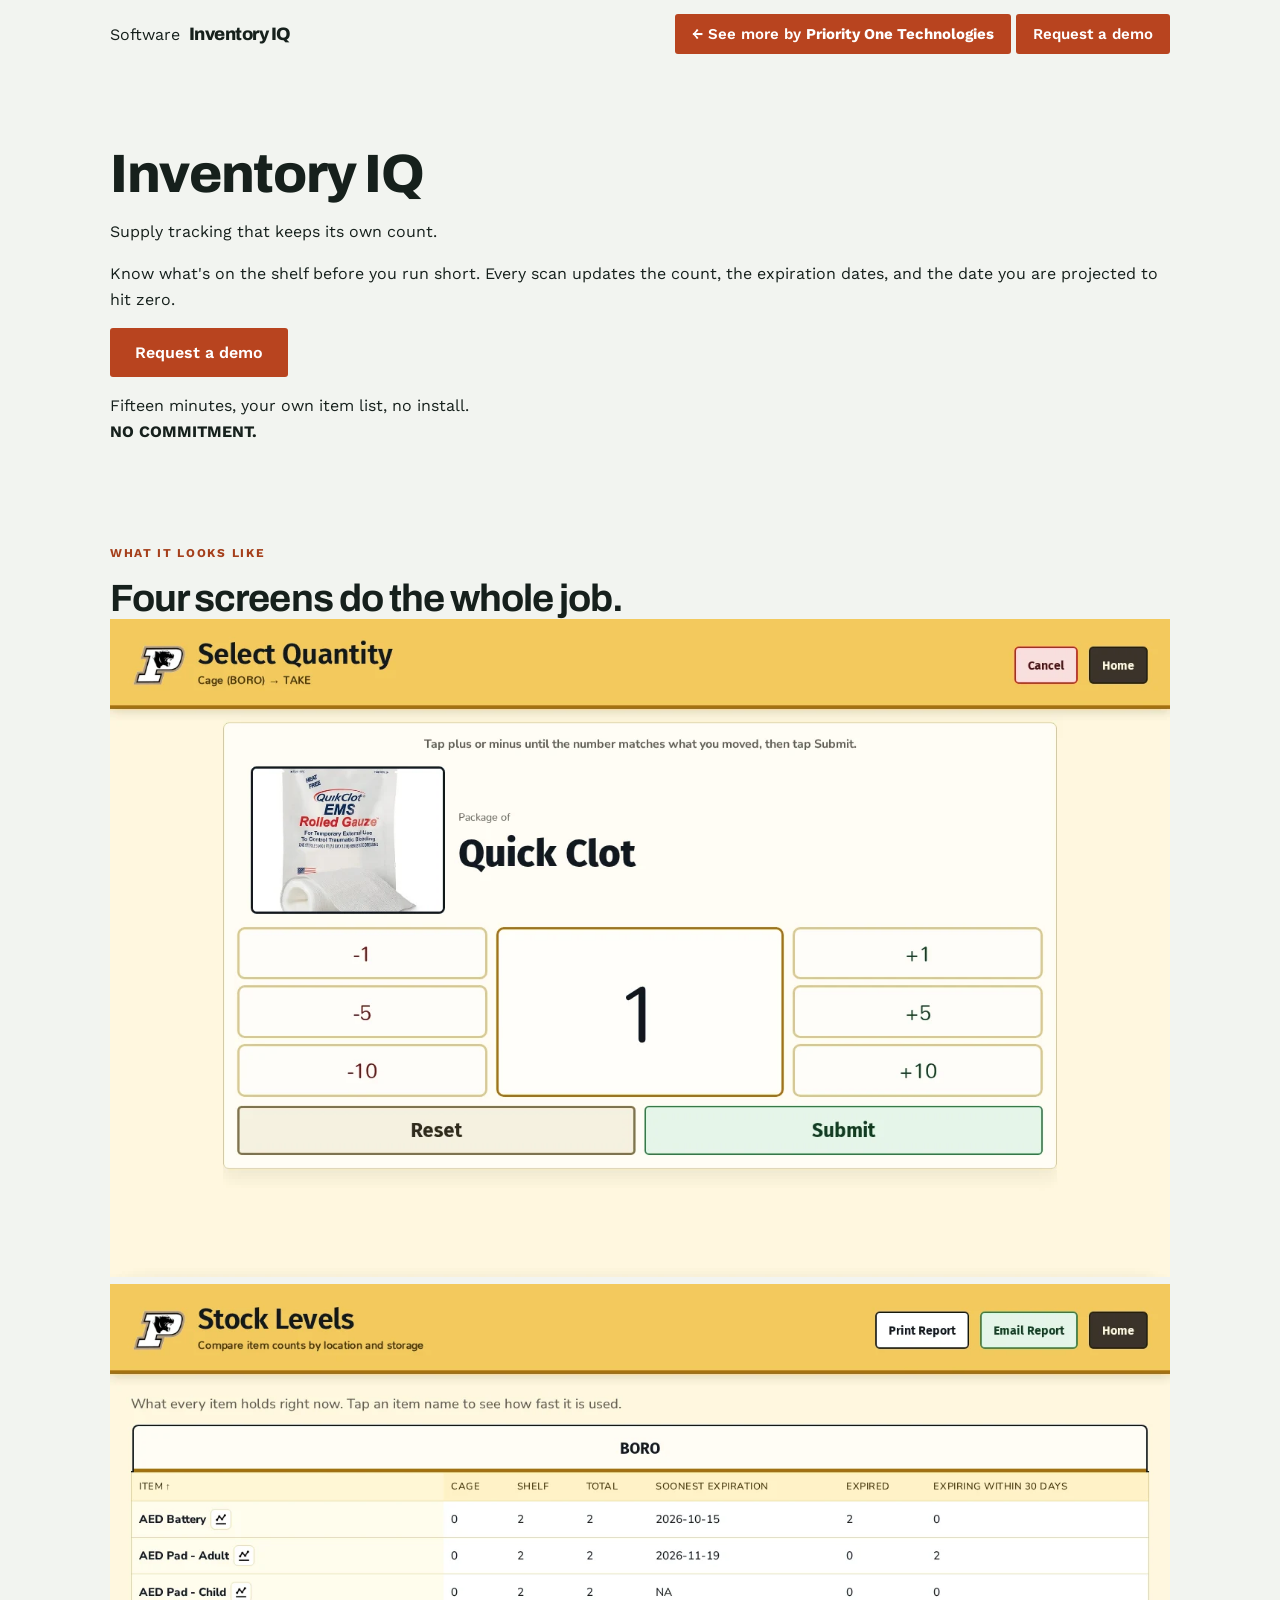
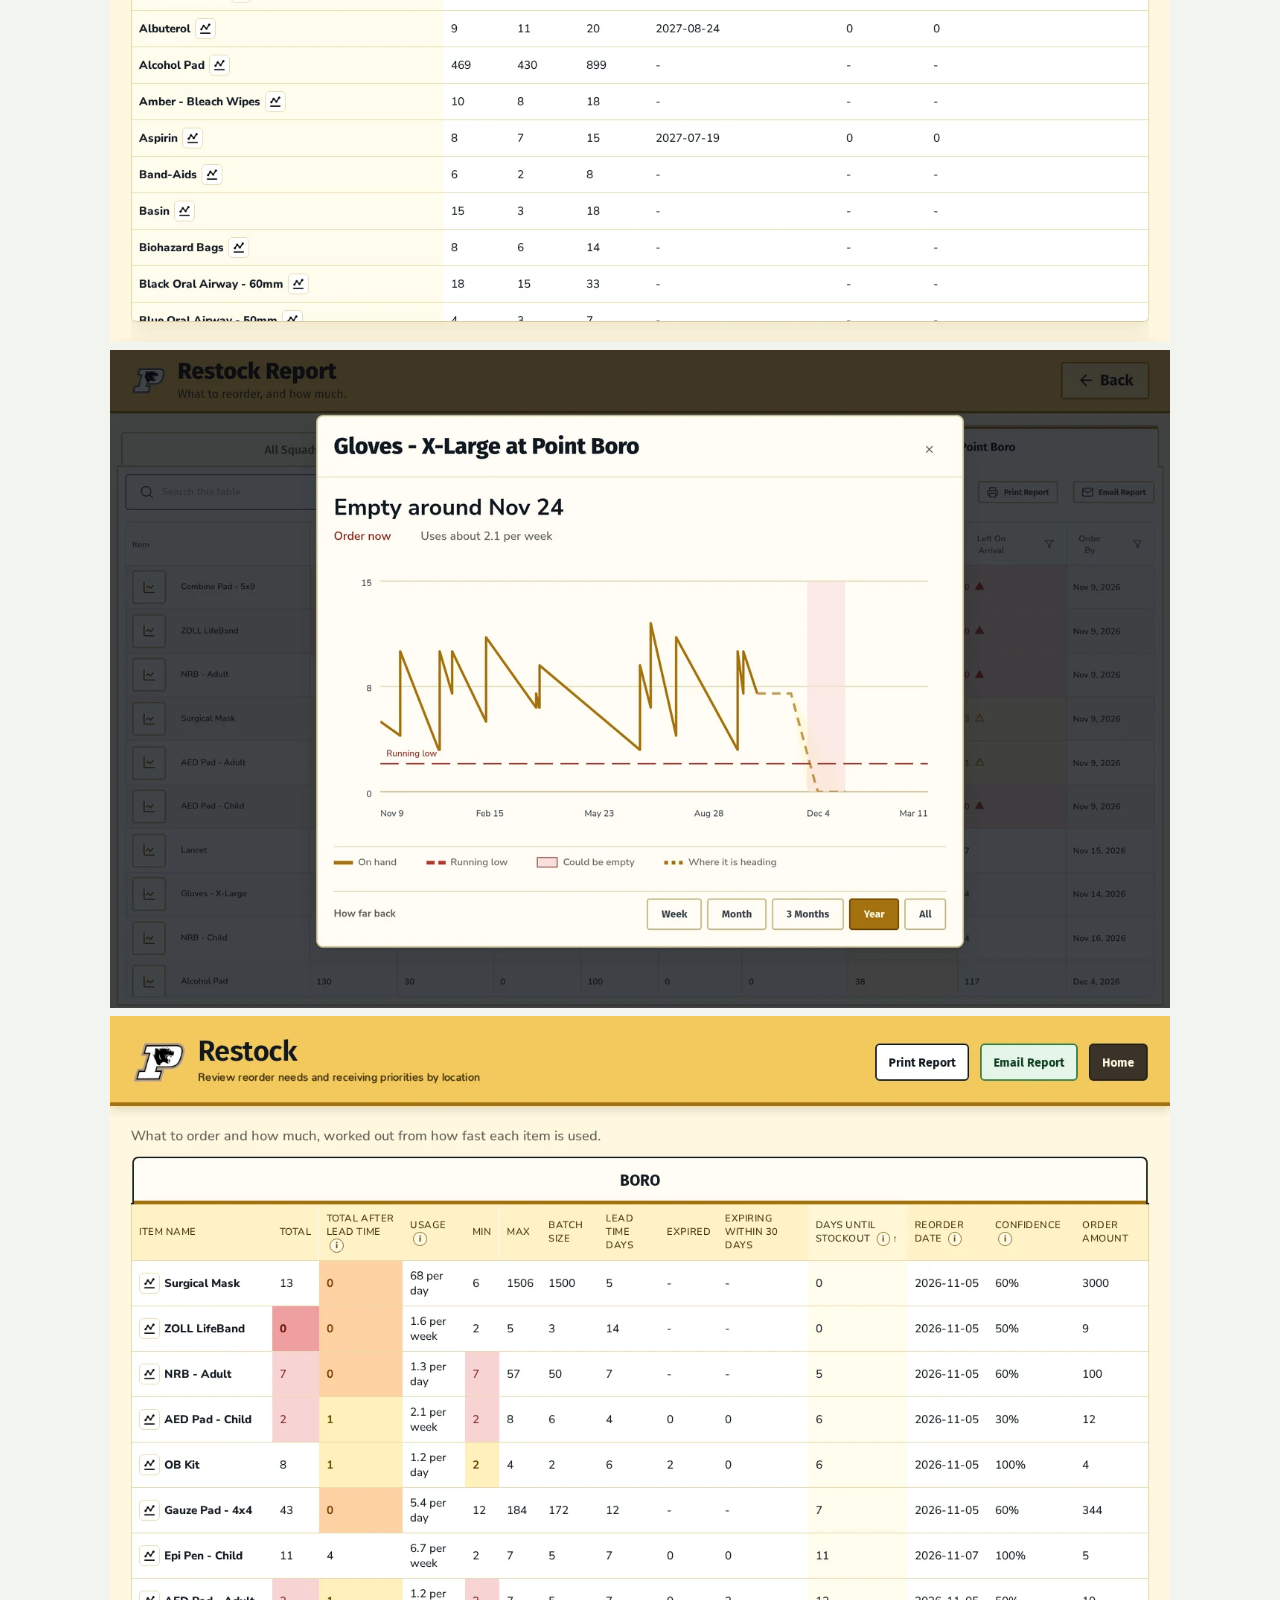
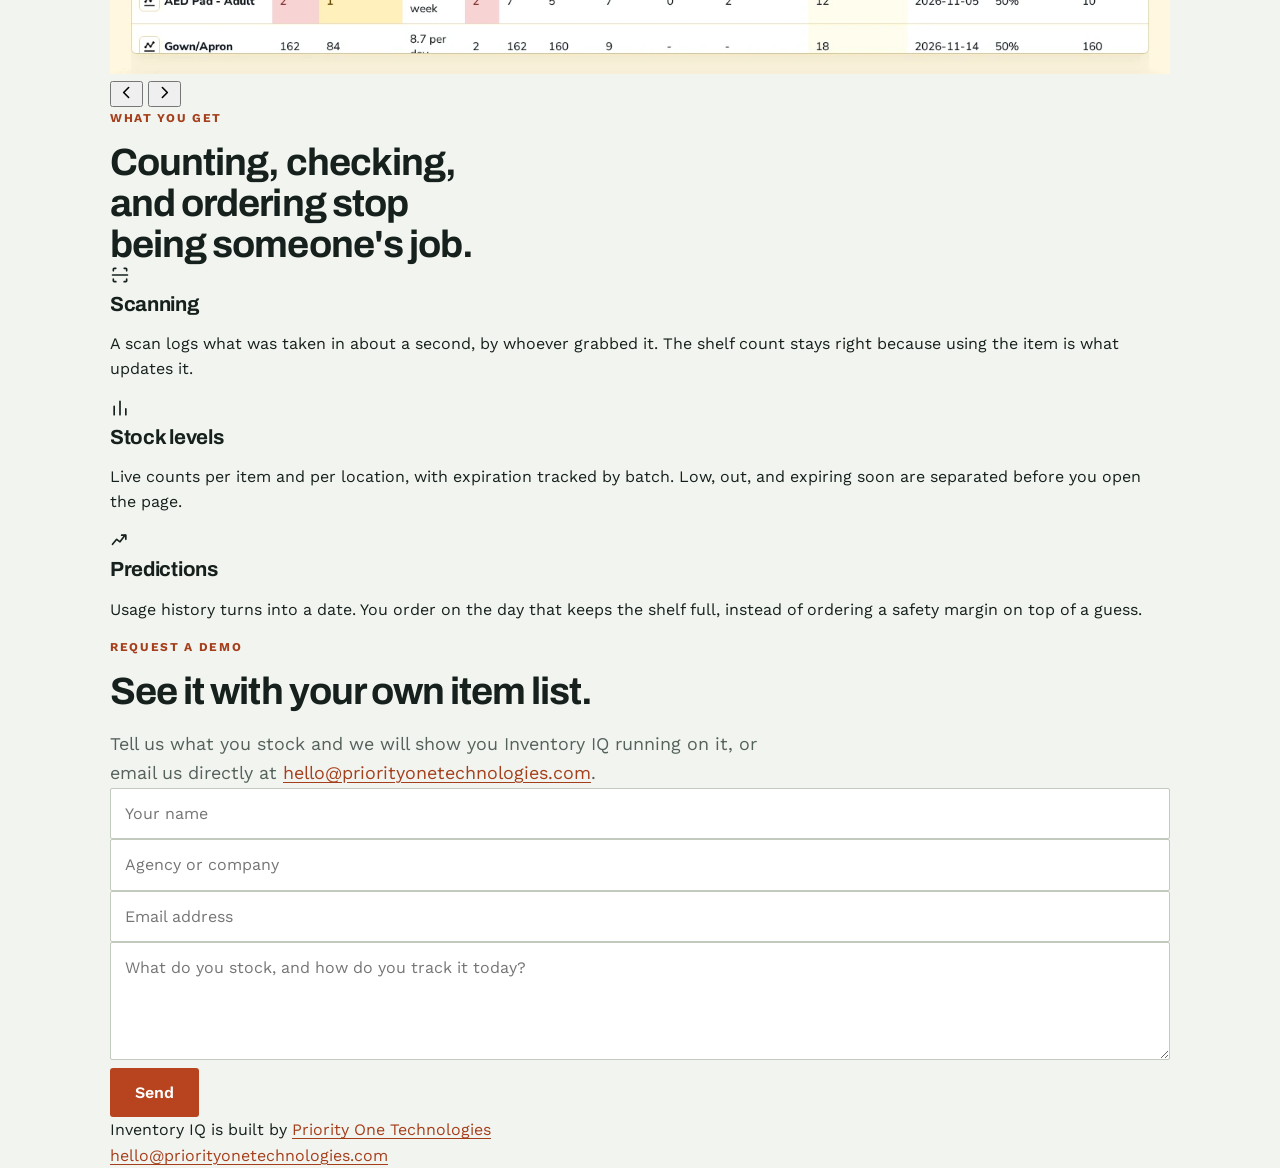
<file: inventory-iq/index.html>
<!doctype html>
<html lang="en">
<head>
<meta charset="utf-8">
<meta name="viewport" content="width=device-width, initial-scale=1">
<title>Inventory IQ</title>
<meta name="description" content="Inventory IQ by Priority One Technologies is supply tracking that keeps its own count. Scan an item, see live stock levels, and get told the day you run out.">
<link rel="canonical" href="https://priorityonetechnologies.com/inventory-iq/">
<meta property="og:type" content="website">
<meta property="og:title" content="Inventory IQ">
<meta property="og:description" content="Supply tracking that keeps its own count. Scanning, live stock levels, and run-out predictions.">
<meta property="og:url" content="https://priorityonetechnologies.com/inventory-iq/">
<meta property="og:image" content="https://priorityonetechnologies.com/inventory-iq/og-image.png">
<meta name="twitter:card" content="summary_large_image">
<meta name="twitter:title" content="Inventory IQ">
<meta name="twitter:description" content="Supply tracking that keeps its own count. Scanning, live stock levels, and run-out predictions.">
<link rel="icon" type="image/png" href="../favicon.png">
<link rel="preconnect" href="https://fonts.googleapis.com">
<link rel="preconnect" href="https://fonts.gstatic.com" crossorigin>
<link rel="stylesheet" href="https://fonts.googleapis.com/css2?family=Archivo:wght@600;700;800&family=Work+Sans:wght@400;500;600;700&display=swap">
<link rel="stylesheet" href="../style.css">
<link rel="stylesheet" href="../product.css">
</head>
<body>
<header class="site-head" id="siteHead">
  <div class="wrap">
  <nav class="bar product-bar">
    <div class="product-id">
      <span class="kind">Software</span>
      <span class="product-name">Inventory IQ</span>
    </div>
    <div class="head-actions">
          <a class="btn sm back-pill" href="../">
            <span>&larr;<span class="by"> See more by</span> <b>Priority One Technologies</b></span>
          </a>
      <a class="btn sm" href="#contact">Request a demo</a>
    </div>
  </nav>
  </div>
</header>

<div class="wrap">
  <header class="product-hero">
    <h1>Inventory IQ</h1>
    <p class="tagline">Supply tracking that keeps its own count.</p>
    <p class="secondary">Know what's on the shelf before you run short. Every scan updates the count, the expiration dates, and the date you are projected to hit zero.</p>
    <div class="cta-row">
      <a class="btn" href="#contact">Request a demo</a>
      <p class="microcopy">Fifteen minutes, your own item list, no install.<br><strong>NO COMMITMENT.</strong></p>
    </div>
  </header>

  <section>
    <p class="eyebrow">What it looks like</p>
    <h2>Four screens do the whole job.</h2>
    <div class="carousel" id="shots">
      <div class="stage">
        <div class="track" id="shotTrack">
          <div class="frame" data-label="Scanning." data-text="Scan the barcode and this is the only screen anyone sees. Big targets, one tap per unit, submit. It works the same on a wall-mounted touchscreen or a phone.">
            <img src="../images/iiq-scan.webp" alt="Inventory IQ select-quantity screen showing a photo of QuikClot EMS rolled gauze, plus and minus buttons, and a submit button" width="1424" height="884">
          </div>
          <div class="frame" data-label="Stock levels." data-text="Every item and every location, counted now. Totals, per-storage breakdowns, and expiration dates sit on the same row, so nothing needs to be cross-checked against a second list.">
            <img src="../images/iiq-levels.webp" alt="Inventory IQ inventory counts table listing items with totals and per-location quantities" loading="lazy" width="1424" height="884">
          </div>
          <div class="frame" data-label="Predictions." data-text="Years of real usage per item become one number: how much you burn per month, how confident the model is, and the point where the line hits zero.">
            <img src="../images/iiq-predictions.webp" alt="Inventory IQ usage chart for one item, plotting counts, additions, and removals over four years with a predicted next value" loading="lazy" width="1424" height="884">
          </div>
          <div class="frame" data-label="Restock report." data-text="The reorder list builds itself, with the order-by date, the amount to order, and how many units will be left when the delivery actually lands.">
            <img src="../images/iiq-restock-report.webp" alt="Inventory IQ restock report showing reorder amounts, confidence, and order-by dates per item" loading="lazy" width="1424" height="884">
          </div>
        </div>
        <button class="arrow prev" type="button" id="shotPrev" aria-label="Previous screen">
          <svg width="17" height="17" viewBox="0 0 24 24" fill="none" aria-hidden="true"><path d="M15 5l-7 7 7 7" stroke="currentColor" stroke-width="2.3" stroke-linecap="round" stroke-linejoin="round"/></svg>
        </button>
        <button class="arrow next" type="button" id="shotNext" aria-label="Next screen">
          <svg width="17" height="17" viewBox="0 0 24 24" fill="none" aria-hidden="true"><path d="M9 5l7 7-7 7" stroke="currentColor" stroke-width="2.3" stroke-linecap="round" stroke-linejoin="round"/></svg>
        </button>
      </div>
      <div class="caption" id="shotCaption" aria-live="polite"></div>
      <div class="dots" id="shotDots"></div>
    </div>
  </section>

  <section>
    <p class="eyebrow">What you get</p>
    <h2>Counting, checking, and ordering stop being someone's job.</h2>
    <div class="cols">
      <div>
        <div class="icon">
          <svg width="20" height="20" viewBox="0 0 24 24" fill="none" aria-hidden="true"><path d="M4 7V5a1 1 0 0 1 1-1h2M20 7V5a1 1 0 0 0-1-1h-2M4 17v2a1 1 0 0 0 1 1h2M20 17v2a1 1 0 0 1-1 1h-2M3 12h18" stroke="currentColor" stroke-width="2" stroke-linecap="round"/></svg>
        </div>
        <h3>Scanning</h3>
        <p>A scan logs what was taken in about a second, by whoever grabbed it. The shelf count stays right because using the item is what updates it.</p>
      </div>
      <div>
        <div class="icon">
          <svg width="20" height="20" viewBox="0 0 24 24" fill="none" aria-hidden="true"><path d="M5 20V10M12 20V4M19 20v-7" stroke="currentColor" stroke-width="2" stroke-linecap="round"/></svg>
        </div>
        <h3>Stock levels</h3>
        <p>Live counts per item and per location, with expiration tracked by batch. Low, out, and expiring soon are separated before you open the page.</p>
      </div>
      <div>
        <div class="icon">
          <svg width="20" height="20" viewBox="0 0 24 24" fill="none" aria-hidden="true"><path d="M3 16l5-6 4 3 6-8" stroke="currentColor" stroke-width="2" stroke-linecap="round" stroke-linejoin="round"/><path d="M14 5h5v5" stroke="currentColor" stroke-width="2" stroke-linecap="round" stroke-linejoin="round"/></svg>
        </div>
        <h3>Predictions</h3>
        <p>Usage history turns into a date. You order on the day that keeps the shelf full, instead of ordering a safety margin on top of a guess.</p>
      </div>
    </div>
  </section>
</div>

<section id="contact">
  <div class="wrap inner">
    <div>
      <p class="eyebrow">Request a demo</p>
      <h2>See it with your own item list.</h2>
      <p class="lede">Tell us what you stock and we will show you Inventory IQ running on it, or email us directly at <a href="mailto:hello@priorityonetechnologies.com">hello@priorityonetechnologies.com</a>.</p>
    </div>
    <form id="contactForm" method="POST">
      <input type="hidden" name="product" value="Inventory IQ">
      <input type="text" id="contactName" name="name" aria-label="Your name" placeholder="Your name">
      <input type="text" id="contactOrg" name="organization" aria-label="Agency or company" placeholder="Agency or company">
      <input type="email" id="contactEmail" name="email" aria-label="Email address" placeholder="Email address" required>
      <textarea id="contactMessage" name="message" aria-label="What do you stock, and how do you track it today?" placeholder="What do you stock, and how do you track it today?" required></textarea>
      <input type="text" name="_gotcha" tabindex="-1" autocomplete="off" aria-hidden="true" hidden>
      <p class="form-status" id="formStatus" hidden></p>
      <button class="btn send" type="submit">Send</button>
    </form>
  </div>
</section>

<div class="wrap">
  <footer>
    <div>Inventory IQ is built by <a href="../">Priority One Technologies</a></div>
    <div><a href="mailto:hello@priorityonetechnologies.com">hello@priorityonetechnologies.com</a></div>
  </footer>
</div>

<script src="../script.js"></script>
</body>
</html>
</file>
<file: style.css>
@layer base, layout, components, utilities;

@layer base {
  :root {
    --paper: #f2f4f0;
    --paper-lift: #fbfcfa;
    --ink: #16201c;
    --ink-soft: #55615b;
    --rule: #d8ddd4;
    --rule-strong: #c2c9bd;
    --brand: #d9582e;
    --brand-ink: #a53f1b;
    --brand-press: #b8441f;
    --slate: #201f1d;
    --slate-soft: #bcbab6;
    --good: #1f7a62;
    --bad: #a8321a;

    --r-button: 3px;
    --r-input: 2px;
    --r-frame: 5px;

    --stroke: 1px;
    --stroke-strong: 2px;

    --gutter: clamp(20px, 5vw, 40px);
    --band: clamp(56px, 8vw, 104px);
    --measure: 62ch;
    --shot-ratio: 1424 / 884;
  }

  * {
    box-sizing: border-box;
  }

  html {
    scroll-behavior: smooth;
    scroll-padding-top: clamp(70px, 12vh, 96px);
  }

  body {
    margin: 0;
    background: var(--paper);
    color: var(--ink);
    font-family: "Work Sans", system-ui, sans-serif;
    font-size: clamp(16px, 1.05vw, 17.5px);
    line-height: 1.6;
    -webkit-font-smoothing: antialiased;
  }

  img {
    max-width: 100%;
    height: auto;
  }

  a {
    color: var(--brand-ink);
    text-underline-offset: 0.18em;
  }

  a:hover {
    color: var(--brand-press);
  }

  :focus-visible {
    outline: var(--stroke-strong) solid var(--ink);
    outline-offset: 3px;
  }

  h1,
  h2,
  h3 {
    font-family: "Archivo", system-ui, sans-serif;
    letter-spacing: -0.025em;
    line-height: 1.08;
    text-wrap: balance;
    margin: 0;
  }

  h1 {
    font-size: clamp(33px, 5vw, 54px);
    font-weight: 800;
  }

  h2 {
    font-size: clamp(26px, 3.4vw, 38px);
    font-weight: 700;
    max-width: 24ch;
  }

  h3 {
    font-size: clamp(18px, 1.6vw, 21px);
    font-weight: 700;
    letter-spacing: -0.015em;
  }

  p {
    text-wrap: pretty;
  }
}

@layer layout {
  .wrap {
    max-width: 1140px;
    margin-inline: auto;
    padding-inline: var(--gutter);
  }

  .band {
    padding-block: var(--band);
  }

  .band-lift {
    background: var(--paper-lift);
    border-block: var(--stroke) solid var(--rule);
  }

  .band-dark {
    background: var(--slate);
    color: var(--paper-lift);
  }

  /* uneven two-part rows that reflow with no breakpoint to maintain */
  .split {
    display: flex;
    flex-wrap: wrap;
    gap: clamp(28px, 5vw, 64px);
    align-items: start;
  }

  .split > .lead {
    flex: 3 1 26rem;
    min-width: 0;
  }

  .split > .aside {
    flex: 2 1 19rem;
    min-width: 0;
  }

  .rail {
    display: flex;
    flex-wrap: wrap;
    gap: clamp(20px, 4vw, 56px);
  }

  .rail > .label {
    flex: 0 1 11rem;
    min-width: 0;
  }

  .rail > .body {
    flex: 4 1 30rem;
    min-width: 0;
  }
}

@layer components {
  .site-head {
    position: sticky;
    top: 0;
    z-index: 50;
    background: var(--paper);
    border-bottom: var(--stroke) solid transparent;
    transition: border-color 200ms ease, box-shadow 200ms ease;
  }

  .site-head.scrolled {
    border-bottom-color: var(--rule);
    box-shadow: 0 10px 24px -22px rgba(22, 32, 28, 0.85);
  }

  .bar {
    display: flex;
    flex-wrap: wrap;
    align-items: center;
    gap: clamp(12px, 2vw, 26px);
    padding-block: 14px;
  }

  .brand {
    display: flex;
    align-items: center;
    gap: 11px;
    color: var(--ink);
    text-decoration: none;
    margin-right: auto;
  }

  .brand svg {
    display: block;
    flex: none;
  }

  .brand-name {
    display: block;
    font-family: "Archivo", system-ui, sans-serif;
    font-weight: 800;
    font-size: clamp(16px, 2.6vw, 18px);
    letter-spacing: -0.03em;
    line-height: 1.1;
  }

  .brand-sub {
    display: block;
    font-size: clamp(9.5px, 1.7vw, 10.5px);
    font-weight: 700;
    letter-spacing: 0.17em;
    text-transform: uppercase;
    color: var(--ink-soft);
    line-height: 1.4;
  }

  .site-nav {
    display: flex;
    flex-wrap: wrap;
    align-items: center;
    gap: 10px clamp(12px, 2.4vw, 28px);
    order: 3;
    width: 100%;
    padding-block: 8px 2px;
    border-top: var(--stroke) solid var(--rule);
  }

  .site-nav a {
    color: var(--ink-soft);
    font-size: clamp(14.5px, 1.2vw, 15.5px);
    font-weight: 500;
    text-decoration: none;
    padding-block: 8px;
  }

  .site-nav a:hover {
    color: var(--ink);
    text-decoration: underline;
  }

  .site-nav a.nav-product {
    padding: 7px 12px;
    border: var(--stroke) solid var(--rule-strong);
    color: var(--ink);
    font-weight: 600;
  }

  .site-nav a.nav-product:hover {
    background: var(--ink);
    border-color: var(--ink);
    color: var(--paper);
    text-decoration: none;
  }

  /* inline nav only once the bar has room for brand, links and CTA on one line */
  @media (min-width: 62rem) {
    .site-nav {
      order: 0;
      width: auto;
      padding-block: 0;
      border-top: 0;
    }
  }

  .btn {
    display: inline-flex;
    align-items: center;
    justify-content: center;
    gap: 8px;
    font: inherit;
    font-weight: 600;
    line-height: 1.2;
    border: var(--stroke) solid transparent;
    border-radius: var(--r-button);
    cursor: pointer;
    background: var(--brand-press);
    color: #fff;
    padding: 14px 24px;
    min-height: 46px;
    text-decoration: none;
    text-align: center;
  }

  .btn:hover {
    background: #93330f;
    color: #fff;
  }

  .btn.quiet {
    background: transparent;
    color: var(--ink);
    border-color: var(--rule-strong);
  }

  .btn.quiet:hover {
    background: var(--paper-lift);
    color: var(--ink);
    border-color: var(--ink-soft);
  }

  .btn.sm {
    padding: 9px 16px;
    min-height: 40px;
    font-size: 15px;
  }

  .band-dark .btn.quiet {
    color: var(--paper-lift);
    border-color: rgba(255, 255, 255, 0.42);
  }

  .band-dark .btn.quiet:hover {
    background: rgba(255, 255, 255, 0.1);
    color: #fff;
    border-color: rgba(255, 255, 255, 0.78);
  }

  .band-dark :focus-visible {
    outline-color: var(--paper-lift);
  }

  .eyebrow {
    font-size: 12px;
    font-weight: 700;
    letter-spacing: 0.14em;
    text-transform: uppercase;
    color: var(--brand-ink);
    margin: 0 0 14px;
  }

  .band-dark .eyebrow {
    color: #f0a383;
  }

  .lede {
    color: var(--ink-soft);
    font-size: clamp(17px, 1.4vw, 19px);
    max-width: var(--measure);
    margin: 18px 0 0;
  }

  .band-dark .lede {
    color: var(--slate-soft);
  }

  .note {
    margin: 14px 0 0;
    font-size: 15px;
    color: var(--ink-soft);
  }

  .actions {
    display: flex;
    flex-wrap: wrap;
    gap: 12px;
    margin-top: clamp(26px, 3.5vw, 36px);
  }

  .home-hero {
    padding-block: clamp(44px, 6vw, 80px) clamp(52px, 7vw, 88px);
  }

  .home-hero h1 {
    max-width: 22ch;
  }

  .home-hero .lede {
    max-width: 60ch;
  }

  .hero-strip {
    display: grid;
    grid-template-columns: repeat(auto-fit, minmax(min(13rem, 100%), 1fr));
    gap: clamp(14px, 2.2vw, 30px);
    margin: clamp(40px, 5vw, 64px) 0 0;
    padding: 0;
    list-style: none;
  }

  .hero-strip li {
    padding-top: 11px;
    border-top: var(--stroke) solid var(--rule-strong);
    color: var(--ink-soft);
    font-size: 15.5px;
    font-weight: 500;
  }

  .hero-top {
    display: flex;
    flex-wrap: wrap;
    align-items: center;
    gap: clamp(28px, 4vw, 56px);
  }

  .hero-copy {
    flex: 3 1 28rem;
    min-width: 0;
  }

  .hero-art {
    flex: 1 1 17rem;
    max-width: 25rem;
    height: auto;
  }

  /* the hero art only earns its space beside the text; stacked on a phone it just costs scroll */
  @media (max-width: 52rem) {
    .hero-art {
      display: none;
    }
  }

  .shot {
    margin: 0;
  }

  .lede + .shot {
    margin-top: clamp(28px, 3.5vw, 44px);
  }

  .shot img {
    display: block;
    width: 100%;
    aspect-ratio: var(--shot-ratio);
    object-fit: cover;
    object-position: top center;
    border: var(--stroke) solid var(--rule-strong);
    border-radius: var(--r-frame);
    background: #fff;
  }

  .shot figcaption {
    margin-top: 10px;
    font-size: 14.5px;
    color: var(--ink-soft);
  }

  .points {
    display: grid;
    grid-template-columns: repeat(auto-fit, minmax(min(14rem, 100%), 1fr));
    gap: clamp(26px, 3.5vw, 46px);
    margin: clamp(32px, 4vw, 48px) 0 0;
    padding: 0;
    list-style: none;
  }

  .points li {
    display: grid;
    grid-row: span 2;
    grid-template-rows: subgrid;
    row-gap: 8px;
  }

  .points h3 {
    margin: 0;
    padding-top: 14px;
    border-top: var(--stroke-strong) solid var(--ink);
  }

  .points p {
    margin: 0;
    color: var(--ink-soft);
    font-size: 16px;
    max-width: 36ch;
  }

  .band-dark .points h3 {
    border-top-color: var(--brand);
  }

  .band-dark .points p {
    color: var(--slate-soft);
  }

  .audience {
    display: grid;
    grid-template-columns: repeat(auto-fit, minmax(min(15rem, 100%), 1fr));
    gap: 0 clamp(24px, 4vw, 48px);
    margin: clamp(26px, 3.5vw, 36px) 0 0;
    padding: 0;
    list-style: none;
    max-width: 52rem;
  }

  .audience li {
    padding-block: 11px;
    border-bottom: var(--stroke) solid var(--rule);
    font-size: 16.5px;
  }

  .band-dark .audience li {
    border-bottom-color: rgba(255, 255, 255, 0.22);
  }

  .quote-draft {
    margin: clamp(32px, 4vw, 44px) 0 0;
    padding-left: clamp(18px, 2vw, 26px);
    border-left: var(--stroke-strong) solid var(--rule-strong);
    max-width: 46ch;
  }

  .quote-draft p {
    font-family: "Archivo", system-ui, sans-serif;
    font-size: clamp(20px, 2.2vw, 25px);
    line-height: 1.3;
    margin: 0;
  }

  .quote-draft figcaption {
    margin-top: 12px;
    font-size: 15px;
    color: var(--ink-soft);
  }

  .contact-head h2 {
    max-width: 18ch;
  }

  .contact-form {
    display: grid;
    gap: 16px;
    max-width: 34rem;
  }

  .field {
    display: grid;
    gap: 6px;
  }

  .field > span {
    font-size: 14.5px;
    font-weight: 600;
  }

  .field .optional {
    font-weight: 400;
    color: var(--ink-soft);
  }

  input,
  textarea {
    font: inherit;
    width: 100%;
    padding: 12px 14px;
    min-height: 46px;
    border: var(--stroke) solid var(--rule-strong);
    border-radius: var(--r-input);
    background: #fff;
    color: var(--ink);
  }

  textarea {
    min-height: 118px;
    resize: vertical;
  }

  input:focus-visible,
  textarea:focus-visible {
    border-color: var(--ink);
    outline-offset: 1px;
  }

  .form-status {
    margin: 0;
    font-size: 15.5px;
    font-weight: 600;
  }

  .form-status.ok {
    color: var(--good);
  }

  .form-status.error {
    color: var(--bad);
  }

  .contact-form .send {
    justify-self: start;
  }

  .site-foot {
    display: flex;
    flex-wrap: wrap;
    justify-content: space-between;
    gap: 10px 24px;
    padding-block: 28px;
    border-top: var(--stroke) solid var(--rule);
    font-size: 14.5px;
    color: var(--ink-soft);
  }
}

@layer utilities {
  .visually-hidden {
    position: absolute;
    width: 1px;
    height: 1px;
    margin: -1px;
    padding: 0;
    overflow: hidden;
    clip-path: inset(50%);
    white-space: nowrap;
  }
}

@media (prefers-reduced-motion: reduce) {
  html {
    scroll-behavior: auto;
  }

  *,
  *::before,
  *::after {
    transition-duration: 1ms !important;
    animation-duration: 1ms !important;
  }
}

@layer components {
  .shot.zoomable img {
    cursor: zoom-in;
  }

  .lightbox {
    position: fixed;
    inset: 0;
    margin: 0;
    z-index: 50;
    display: flex;
    flex-direction: column;
    gap: 12px;
    align-items: center;
    justify-content: center;
    padding: var(--gutter);
    background: color-mix(in srgb, var(--slate) 88%, transparent);
  }

  .lightbox[hidden] {
    display: none;
  }

  .lightbox img {
    display: block;
    max-width: 100%;
    max-height: 86vh;
    width: auto;
  }

  .lightbox figcaption {
    max-width: var(--measure);
    color: var(--slate-soft);
    font-size: 14.5px;
    text-align: center;
  }

  .lightbox-close {
    position: absolute;
    top: var(--gutter);
    right: var(--gutter);
    padding: 7px 13px;
    border: var(--stroke) solid var(--slate-soft);
    border-radius: var(--r-button);
    background: none;
    color: #fff;
    font: inherit;
    font-size: 14px;
    cursor: pointer;
  }

  .lightbox-close:hover {
    background: color-mix(in srgb, #fff 14%, transparent);
  }
}
</file>
<file: product.css>
/* Inventory IQ product page; loads after style.css */

@layer components {
  .product-id {
    display: flex;
    align-items: baseline;
    gap: 9px;
    min-width: 0;
    margin-right: auto;
  }

  .product-id .product-name {
    font-family: "Archivo", system-ui, sans-serif;
    font-weight: 800;
    font-size: clamp(16px, 2.6vw, 18px);
    letter-spacing: -0.03em;
    color: var(--ink);
    text-decoration: none;
  }

  .product-id .by {
    font-size: 12.5px;
    color: var(--ink-soft);
    white-space: nowrap;
  }

  .product-id .by a {
    color: var(--ink-soft);
  }

  .product-hero {
    padding-block: clamp(40px, 6vw, 76px) clamp(48px, 7vw, 84px);
  }

  .product-hero h1 {
    max-width: 18ch;
  }

  .product-hero .lede {
    max-width: 50ch;
  }

  .product-hero .aside {
    align-self: center;
  }

  .steps {
    display: grid;
    grid-template-columns: repeat(auto-fit, minmax(min(13rem, 100%), 1fr));
    gap: clamp(24px, 3vw, 40px);
    margin: clamp(32px, 4vw, 48px) 0 0;
    padding: 0;
    list-style: none;
    counter-reset: step;
  }

  .steps li {
    counter-increment: step;
    padding-top: 16px;
    border-top: var(--stroke-strong) solid var(--rule-strong);
  }

  .steps li::before {
    content: "Step " counter(step);
    display: block;
    margin-bottom: 8px;
    font-size: 12px;
    font-weight: 700;
    letter-spacing: 0.12em;
    text-transform: uppercase;
    color: var(--brand-ink);
  }

  .steps h3 {
    margin: 0 0 8px;
  }

  .steps p {
    margin: 0;
    color: var(--ink-soft);
    font-size: 16px;
  }

  .feature {
    margin-top: clamp(48px, 6vw, 80px);
    align-items: center;
  }

  .feature:first-of-type {
    margin-top: clamp(34px, 4vw, 52px);
  }

  .feature > .lead {
    flex: 2 1 20rem;
  }

  .feature > .aside {
    flex: 3 1 26rem;
  }

  .feature:nth-of-type(even) {
    flex-direction: row-reverse;
  }

  /* a list feature has no screenshot, so text keeps the wide column */
  .feature.feature-list {
    align-items: start;
  }

  .feature.feature-list > .lead {
    flex: 3 1 26rem;
  }

  .feature.feature-list > .aside {
    flex: 2 1 19rem;
  }

  .feature-list .audience {
    grid-template-columns: 1fr;
    margin-top: 0;
    max-width: none;
  }

  .feature-list .audience li:first-child {
    border-top: var(--stroke) solid var(--rule);
  }

  .feature h3 {
    font-size: clamp(20px, 2.2vw, 26px);
  }

  .feature p {
    color: var(--ink-soft);
    margin: 14px 0 0;
    max-width: 44ch;
  }

  .faq {
    display: grid;
    grid-template-columns: repeat(auto-fit, minmax(min(18rem, 100%), 1fr));
    gap: clamp(24px, 3vw, 40px);
    margin: clamp(32px, 4vw, 48px) 0 0;
  }

  .faq > div {
    padding-top: 16px;
    border-top: var(--stroke) solid var(--rule);
  }

  .faq h3 {
    margin: 0 0 8px;
    font-size: clamp(17px, 1.8vw, 19px);
  }

  .faq p {
    margin: 0;
    color: var(--ink-soft);
    font-size: 16px;
  }
}
</file>
